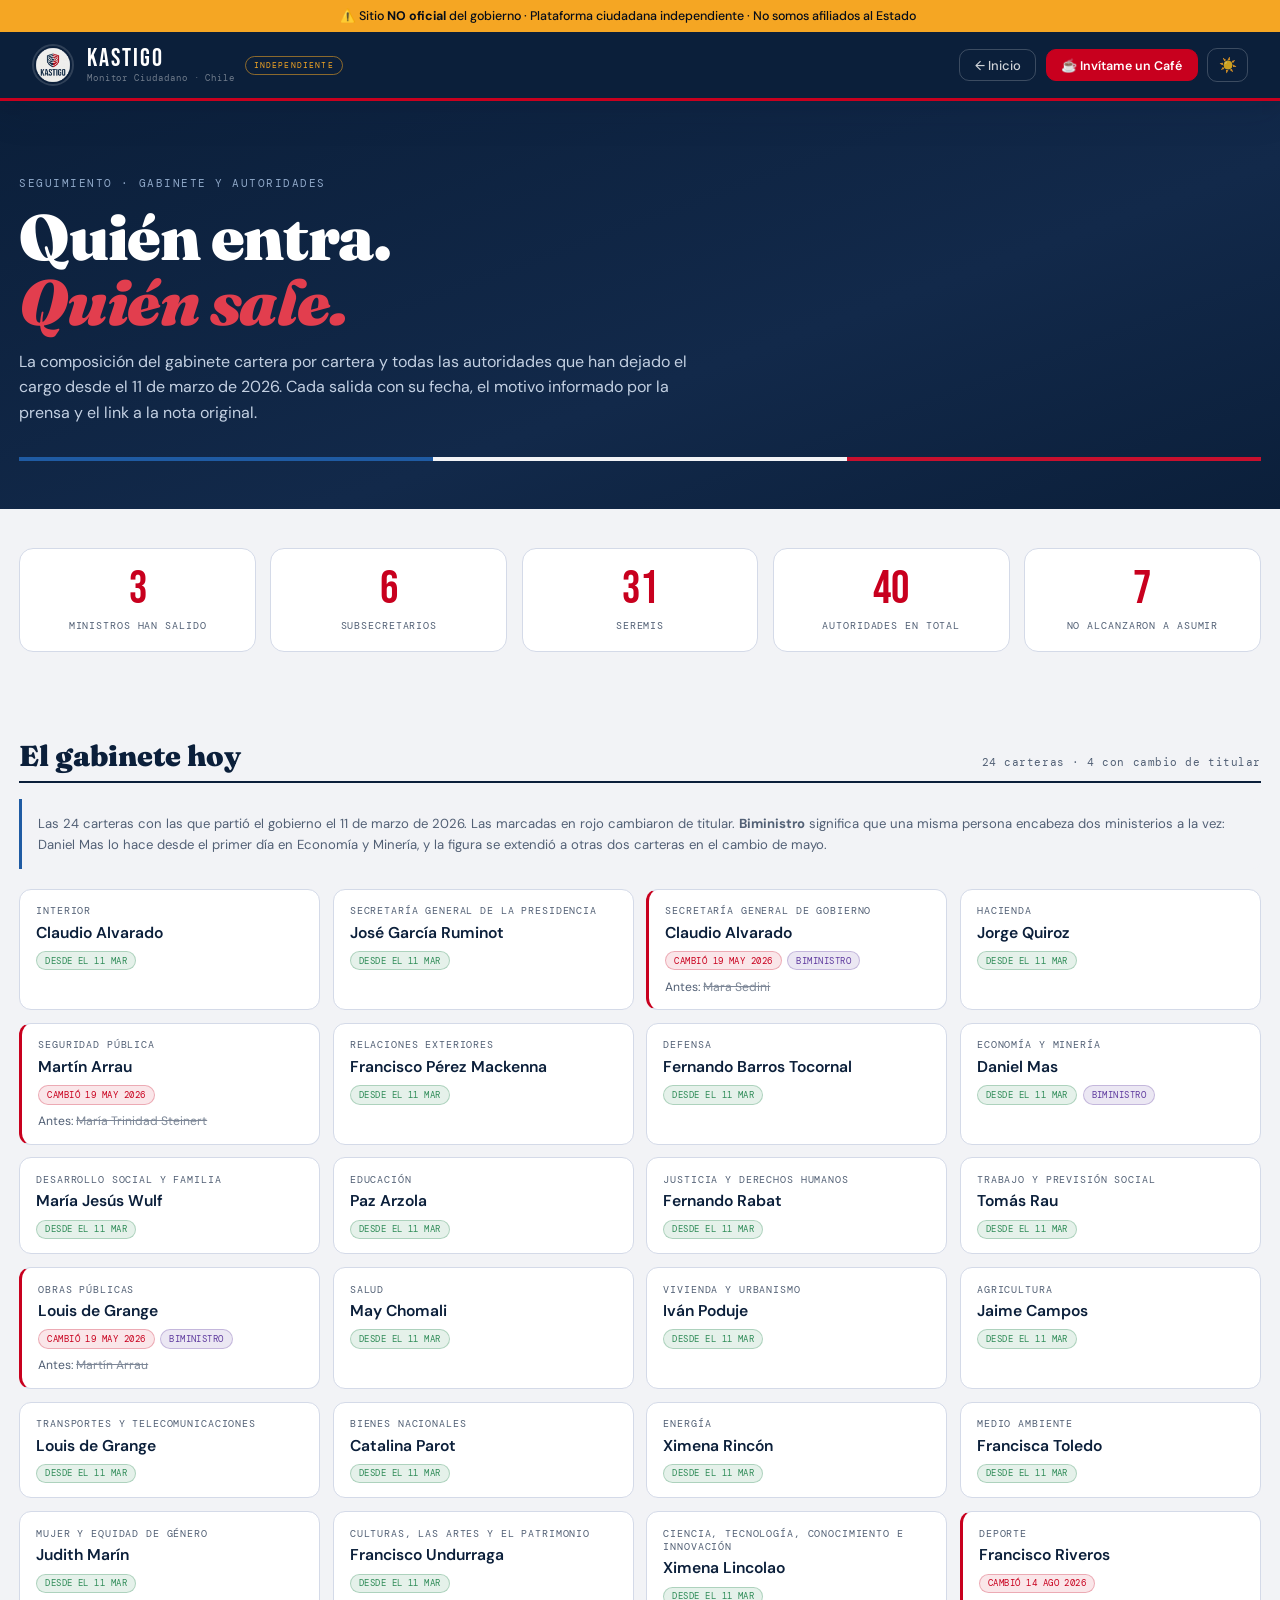
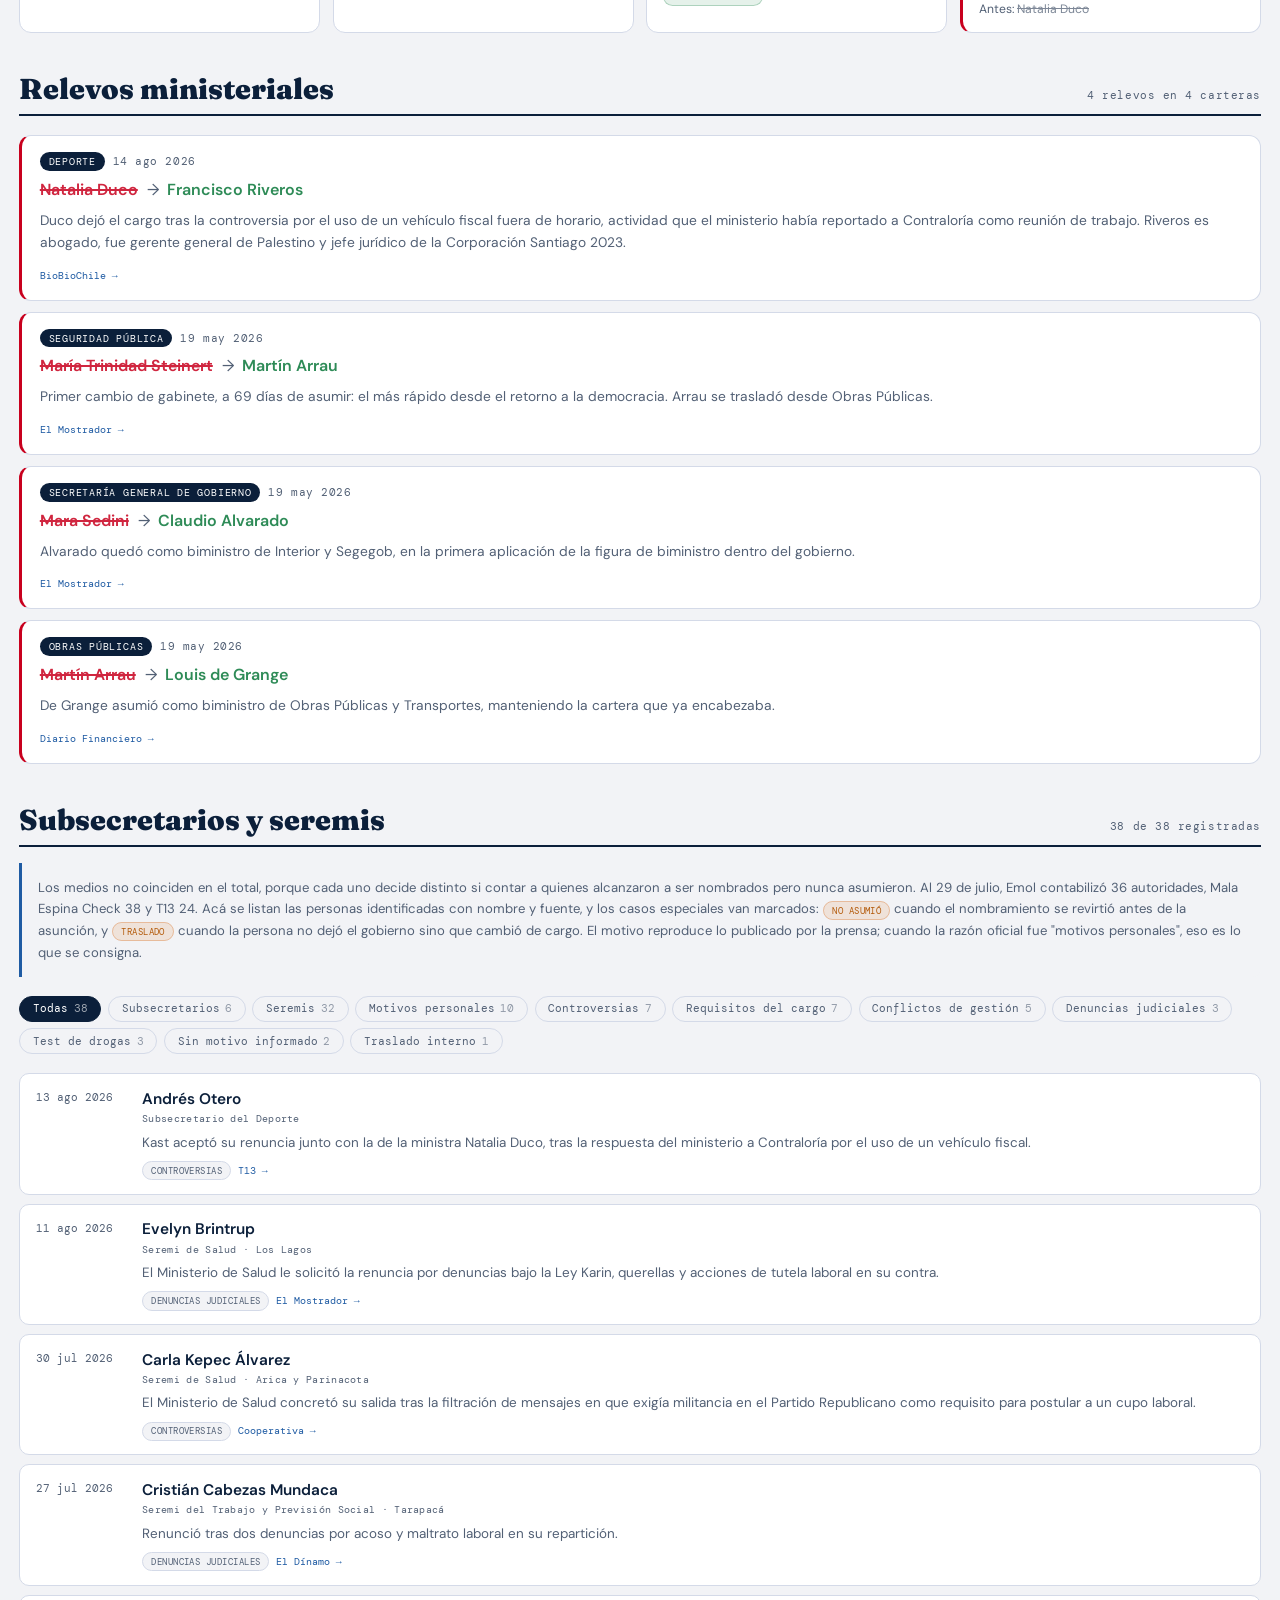
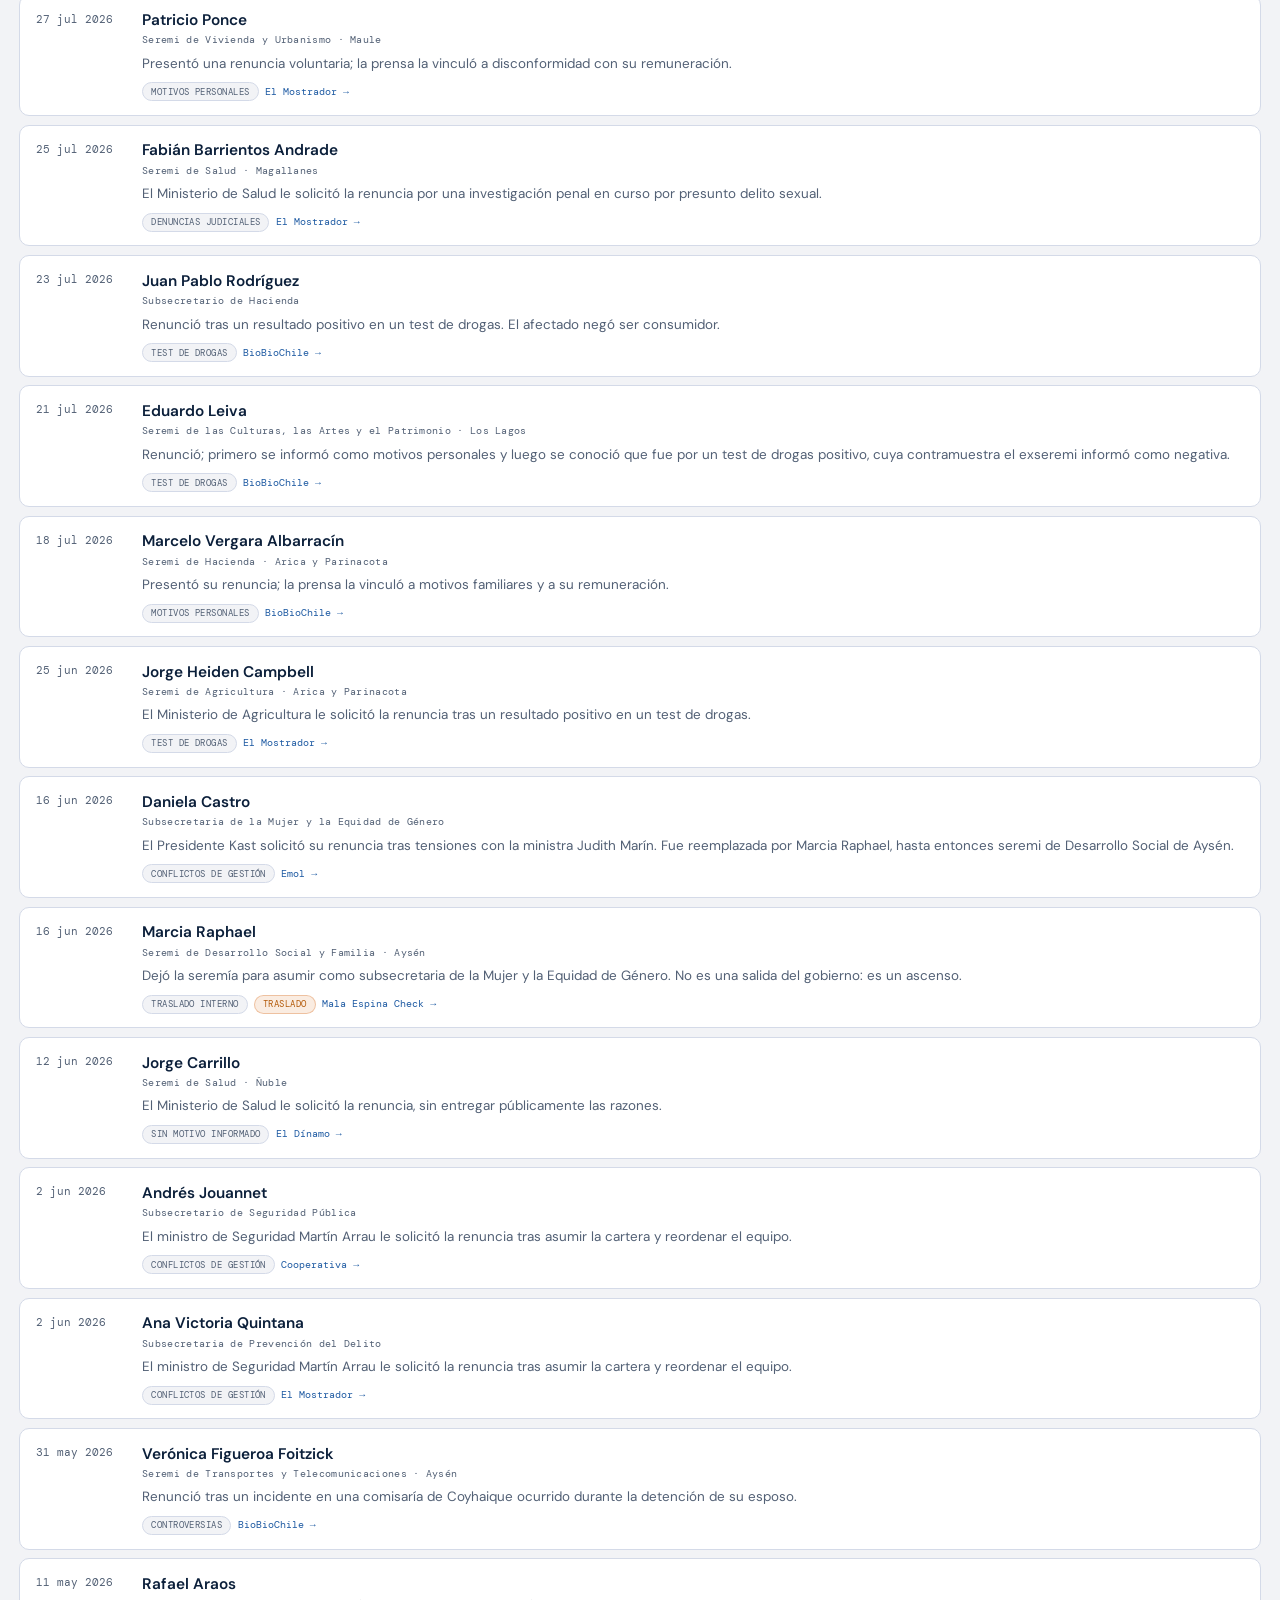
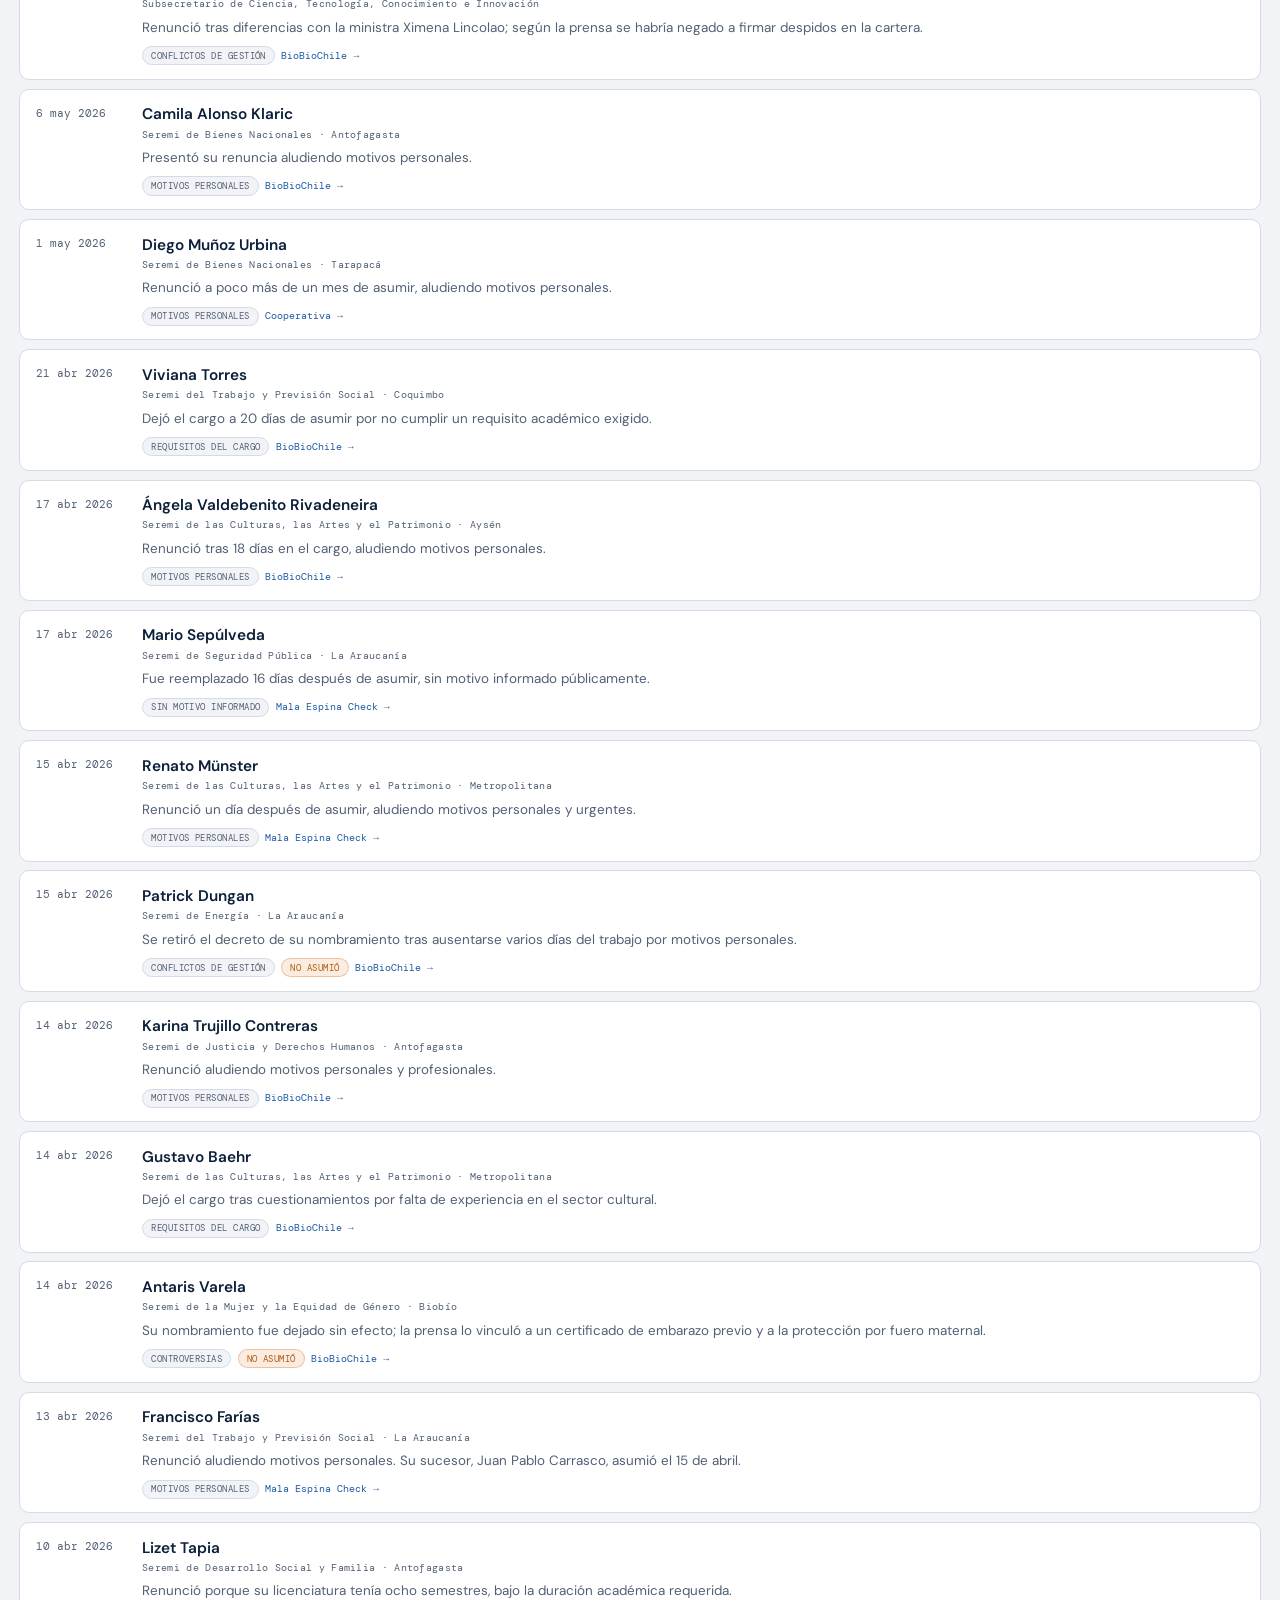
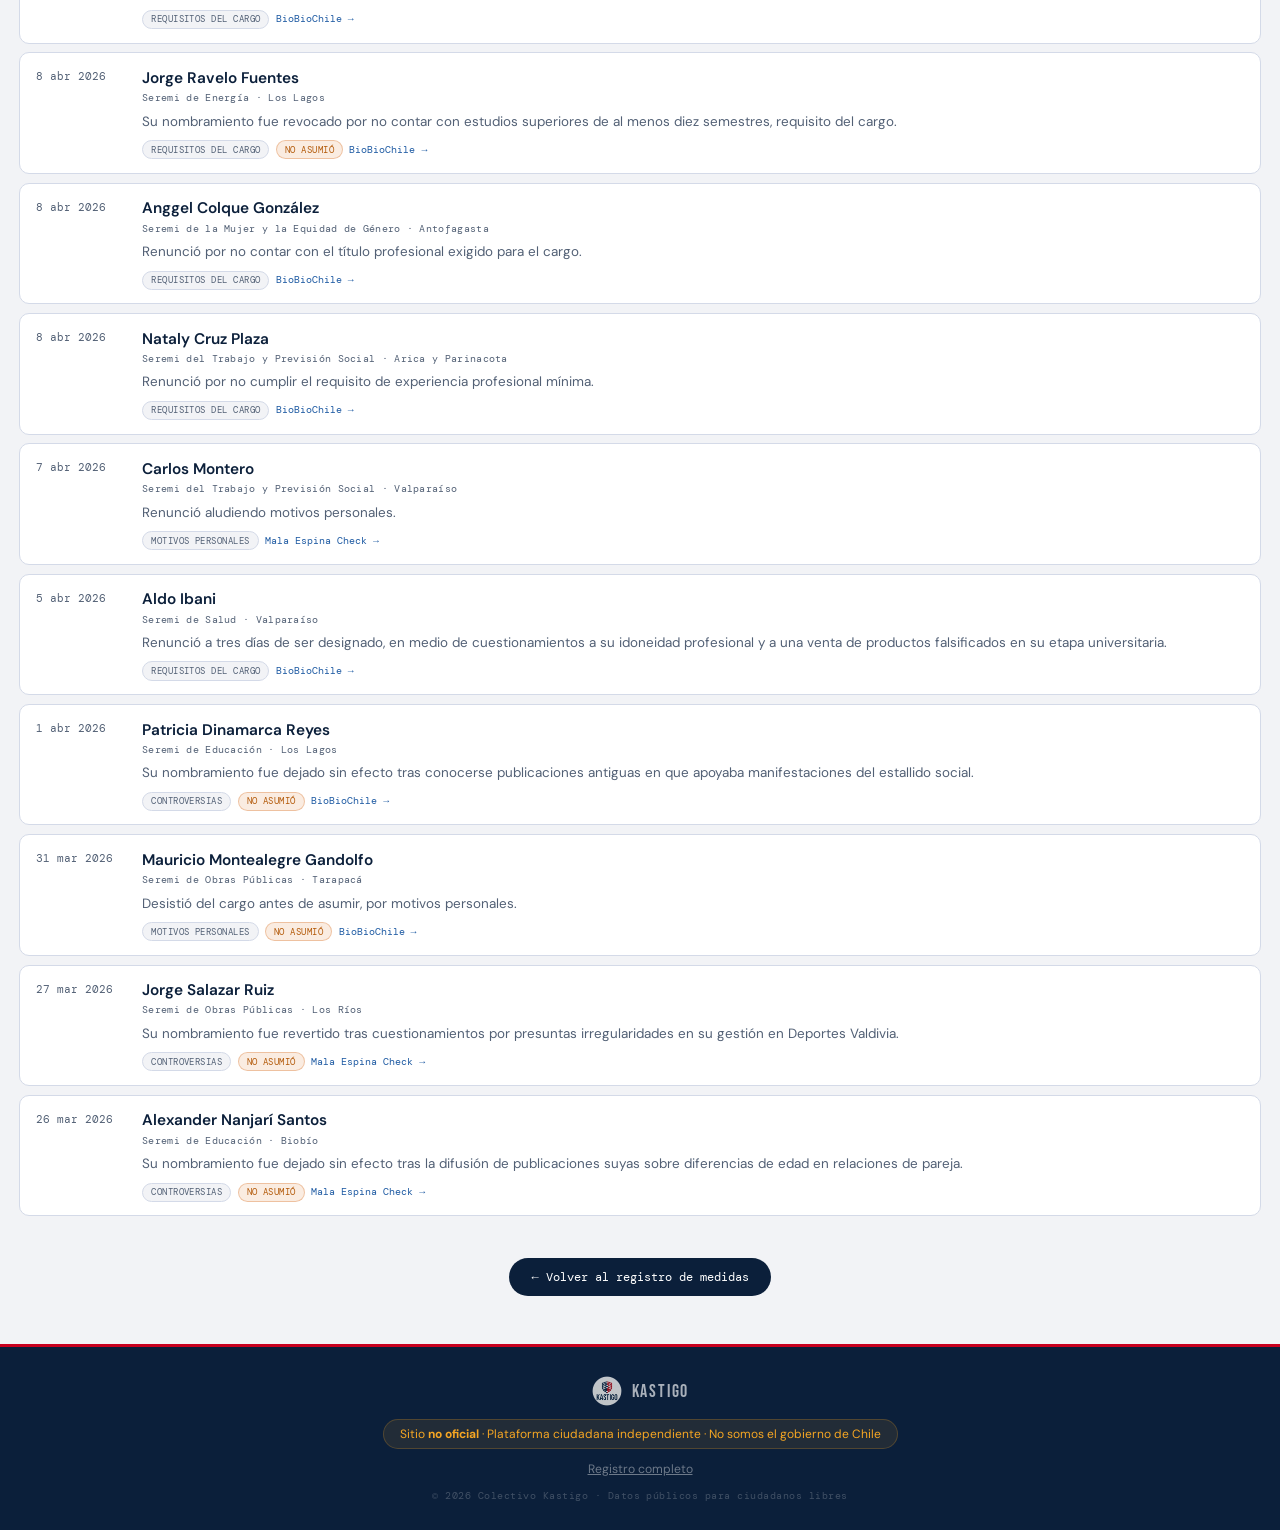
<file: gabinete.html>
<!DOCTYPE html>
<html lang="es-CL" data-theme="light">

<head>
  <meta charset="UTF-8" />
  <meta name="viewport" content="width=device-width, initial-scale=1.0" />
  <meta name="color-scheme" content="light dark" />

  <title>Kastigo · Quién entra y quién sale del gobierno de Chile 2026</title>
  <meta name="description"
    content="Registro de la composición del gabinete de Kast y de todas las autoridades que han dejado el cargo desde marzo de 2026: ministros, subsecretarios y seremis, con la fuente periodística de cada salida." />
  <meta name="robots" content="index, follow" />
  <meta name="author" content="Colectivo Kastigo" />
  <meta name="keywords"
    content="gabinete kast, ministros chile 2026, renuncias gobierno chile, seremis renuncia, cambio de gabinete chile" />
  <link rel="canonical" href="https://kastigo.cl/gabinete.html" />
  <link rel="icon" href="assets/img/logo.png" type="image/png" />
  <link rel="apple-touch-icon" href="assets/img/logo.png" />

  <!-- OPEN GRAPH -->
  <meta property="og:type" content="website" />
  <meta property="og:url" content="https://kastigo.cl/gabinete.html" />
  <meta property="og:title" content="Kastigo · Quién entra y quién sale del gobierno" />
  <meta property="og:description"
    content="El gabinete cartera por cartera y todas las autoridades que han dejado el cargo desde marzo de 2026, con fuente periodística." />
  <meta property="og:image" content="https://kastigo.cl/assets/img/og-image.jpg" />
  <meta property="og:image:width" content="1200" />
  <meta property="og:image:height" content="630" />
  <meta property="og:image:type" content="image/jpeg" />
  <meta property="og:locale" content="es_CL" />
  <meta property="og:site_name" content="Kastigo" />
  <meta name="twitter:card" content="summary_large_image" />
  <meta name="twitter:title" content="Kastigo · Quién entra y quién sale del gobierno" />
  <meta name="twitter:description"
    content="El gabinete cartera por cartera y todas las salidas de autoridades desde marzo de 2026." />
  <meta name="twitter:image" content="https://kastigo.cl/assets/img/og-image.jpg" />

  <meta name="theme-color" content="#0B1F3A" />

  <!-- Aplica el tema guardado antes de pintar (evita parpadeo) -->
  <script>
    (function () {
      try {
        var t = localStorage.getItem('kastigo-theme');
        if (t === 'dark' || t === 'light') document.documentElement.setAttribute('data-theme', t);
      } catch (e) { }
    })();
  </script>

  <link rel="stylesheet" href="css/styles.css?v=26" />
  <link rel="preconnect" href="https://fonts.googleapis.com" />
  <link
    href="https://fonts.googleapis.com/css2?family=Bebas+Neue&family=Fraunces:ital,opsz,wght@0,9..144,700;0,9..144,900;1,9..144,700&family=DM+Sans:wght@300;400;500;600&family=DM+Mono:wght@400;500&display=swap"
    rel="stylesheet" />

  <!-- Estilos propios de la sección Gabinete (variables heredadas de styles.css) -->
  <style>
    .gab-hero {
      position: relative;
      overflow: hidden;
      padding: clamp(2.4rem, 8vw, 4.4rem) 1.2rem clamp(2rem, 6vw, 3rem);
      background: linear-gradient(160deg, #0B1F3A 0%, #12294A 60%, #0B1F3A 100%);
      color: #fff;
    }

    .gab-hero-inner {
      max-width: 1320px;
      margin: 0 auto;
    }

    .gab-eyebrow {
      font-family: 'DM Mono', monospace;
      font-size: 0.68rem;
      letter-spacing: 0.14em;
      text-transform: uppercase;
      color: #8FA8C8;
      display: inline-flex;
      align-items: center;
      gap: 0.5rem;
    }

    .gab-title {
      font-family: 'Fraunces', serif;
      font-weight: 900;
      font-size: clamp(2rem, 7vw, 4rem);
      line-height: 1.02;
      margin: 0.7rem 0 0;
      letter-spacing: -0.02em;
    }

    .gab-title em {
      font-style: italic;
      color: #E23E4E;
    }

    .gab-subtitle {
      font-family: 'DM Sans', sans-serif;
      color: #C3D0E2;
      max-width: 62ch;
      margin-top: 0.9rem;
      line-height: 1.6;
      font-size: clamp(0.9rem, 2.4vw, 1rem);
    }

    .gab-hero-stripe {
      display: flex;
      height: 4px;
      margin-top: 2rem;
    }

    .gab-hero-stripe span {
      flex: 1;
    }

    .gab-hero-stripe span:nth-child(1) {
      background: #1F5BA3;
    }

    .gab-hero-stripe span:nth-child(2) {
      background: #F2F3F6;
    }

    .gab-hero-stripe span:nth-child(3) {
      background: #C8102E;
    }

    /* ---- Cifras ---- */
    /* body es flex (styles.css), así que sus hijos necesitan min-width:0
       para poder encogerse: sin eso el grid impone su ancho mínimo de
       contenido y la página desborda a lo ancho en móvil. */
    .gab-hero,
    .gab-stats,
    .gab-wrap {
      width: 100%;
      min-width: 0;
      box-sizing: border-box;
    }

    .gab-stats {
      max-width: 1320px;
      margin: 0 auto;
      padding: clamp(1.6rem, 4vw, 2.4rem) 1.2rem 0;
      display: grid;
      grid-template-columns: repeat(auto-fit, minmax(140px, 1fr));
      gap: 0.9rem;
    }

    .gab-stat {
      background: var(--bg-card);
      border: 1px solid var(--border-color);
      border-radius: 14px;
      padding: 1.1rem 1rem;
      text-align: center;
    }

    .gab-stat-num {
      display: block;
      font-family: 'Bebas Neue', sans-serif;
      font-size: clamp(2rem, 6vw, 2.9rem);
      line-height: 1;
      color: var(--rojo);
    }

    .gab-stat-label {
      display: block;
      font-family: 'DM Mono', monospace;
      font-size: 0.62rem;
      letter-spacing: 0.09em;
      text-transform: uppercase;
      color: var(--text-secondary);
      margin-top: 0.4rem;
      line-height: 1.4;
    }

    /* ---- Contenedor general ---- */
    .gab-wrap {
      max-width: 1320px;
      margin: 0 auto;
      padding: clamp(1.8rem, 5vw, 3rem) 1.2rem 3rem;
    }

    .gab-section-head {
      display: flex;
      align-items: baseline;
      justify-content: space-between;
      flex-wrap: wrap;
      gap: 0.6rem;
      margin: 2.4rem 0 0.4rem;
      border-bottom: 2px solid var(--azul);
      padding-bottom: 0.5rem;
    }

    .gab-section-title {
      font-family: 'Fraunces', serif;
      font-weight: 900;
      font-size: clamp(1.25rem, 4vw, 1.8rem);
      color: var(--text-primary);
      margin: 0;
    }

    .gab-section-sub {
      font-family: 'DM Mono', monospace;
      font-size: 0.68rem;
      color: var(--text-secondary);
      letter-spacing: 0.05em;
    }

    .gab-nota {
      font-family: 'DM Sans', sans-serif;
      font-size: 0.82rem;
      color: var(--text-secondary);
      line-height: 1.65;
      background: var(--bg-input);
      border-left: 3px solid var(--azul-claro);
      border-radius: 0 8px 8px 0;
      padding: 0.85rem 1rem;
      margin: 1rem 0 0;
    }

    /* ---- Grilla de carteras ---- */
    .gab-grid {
      display: grid;
      grid-template-columns: repeat(auto-fill, minmax(min(265px, 100%), 1fr));
      gap: 0.8rem;
      margin-top: 1.2rem;
    }

    .gab-cartera {
      background: var(--bg-card);
      border: 1px solid var(--border-color);
      border-radius: 12px;
      padding: 0.9rem 1rem;
      display: flex;
      flex-direction: column;
      gap: 0.35rem;
    }

    .gab-cartera.cambio {
      border-left: 3px solid var(--rojo);
    }

    .gab-cartera-nombre {
      font-family: 'DM Mono', monospace;
      font-size: 0.6rem;
      letter-spacing: 0.09em;
      text-transform: uppercase;
      color: var(--text-secondary);
    }

    .gab-titular {
      font-family: 'DM Sans', sans-serif;
      font-weight: 600;
      font-size: 0.98rem;
      color: var(--text-primary);
      line-height: 1.3;
    }

    .gab-cartera-meta {
      display: flex;
      flex-wrap: wrap;
      gap: 0.35rem;
      margin-top: 0.15rem;
    }

    .gab-pill {
      font-family: 'DM Mono', monospace;
      font-size: 0.58rem;
      letter-spacing: 0.05em;
      text-transform: uppercase;
      padding: 0.16rem 0.5rem;
      border-radius: 20px;
      background: var(--bg-input);
      color: var(--text-secondary);
      border: 1px solid var(--border-color);
    }

    .gab-pill-original {
      background: rgba(46, 139, 87, 0.12);
      color: #2E8B57;
      border-color: rgba(46, 139, 87, 0.3);
    }

    .gab-pill-cambio {
      background: rgba(200, 16, 46, 0.1);
      color: var(--rojo);
      border-color: rgba(200, 16, 46, 0.28);
    }

    .gab-pill-bi {
      background: rgba(94, 58, 158, 0.12);
      color: #5E3A9E;
      border-color: rgba(94, 58, 158, 0.28);
    }

    [data-theme="dark"] .gab-pill-original {
      background: rgba(46, 139, 87, 0.2);
      color: #63C48C;
    }

    [data-theme="dark"] .gab-pill-bi {
      background: rgba(94, 58, 158, 0.25);
      color: #A07ED4;
    }

    .gab-anterior {
      font-family: 'DM Sans', sans-serif;
      font-size: 0.76rem;
      color: var(--text-secondary);
      margin-top: 0.2rem;
    }

    .gab-anterior s {
      opacity: 0.75;
    }

    /* ---- Relevos ministeriales ---- */
    .gab-relevos {
      display: flex;
      flex-direction: column;
      gap: 0.7rem;
      margin-top: 1.2rem;
      list-style: none;
      padding: 0;
    }

    .gab-relevo {
      background: var(--bg-card);
      border: 1px solid var(--border-color);
      border-left: 3px solid var(--rojo);
      border-radius: 12px;
      padding: 1rem 1.1rem;
    }

    .gab-relevo-top {
      display: flex;
      flex-wrap: wrap;
      align-items: center;
      gap: 0.5rem;
      margin-bottom: 0.5rem;
    }

    .gab-relevo-fecha {
      font-family: 'DM Mono', monospace;
      font-size: 0.66rem;
      color: var(--text-secondary);
      letter-spacing: 0.05em;
    }

    .gab-relevo-cartera {
      font-family: 'DM Mono', monospace;
      font-size: 0.6rem;
      letter-spacing: 0.08em;
      text-transform: uppercase;
      padding: 0.18rem 0.55rem;
      border-radius: 20px;
      background: var(--azul);
      color: #fff;
    }

    .gab-flujo {
      display: flex;
      align-items: center;
      flex-wrap: wrap;
      gap: 0.55rem;
      font-family: 'DM Sans', sans-serif;
      font-size: 1rem;
      font-weight: 600;
      color: var(--text-primary);
    }

    .gab-sale {
      color: var(--rojo);
      text-decoration: line-through;
      text-decoration-thickness: 1.5px;
      opacity: 0.85;
    }

    .gab-flecha {
      color: var(--text-secondary);
      font-weight: 400;
    }

    .gab-entra {
      color: #2E8B57;
    }

    [data-theme="dark"] .gab-entra {
      color: #63C48C;
    }

    .gab-relevo-motivo {
      font-family: 'DM Sans', sans-serif;
      font-size: 0.86rem;
      color: var(--text-secondary);
      line-height: 1.6;
      margin: 0.55rem 0 0.6rem;
    }

    /* ---- Filtros ---- */
    .gab-filtros {
      display: flex;
      flex-wrap: wrap;
      gap: 0.4rem;
      margin-top: 1.2rem;
    }

    .gab-filtro {
      font-family: 'DM Mono', monospace;
      font-size: 0.66rem;
      padding: 0.34rem 0.8rem;
      border-radius: 20px;
      border: 1.5px solid var(--border-color);
      background: var(--bg-input);
      color: var(--text-secondary);
      cursor: pointer;
      transition: var(--trans);
    }

    .gab-filtro:hover {
      border-color: var(--azul-claro);
      color: var(--azul-claro);
    }

    .gab-filtro.active {
      background: var(--azul);
      color: #fff;
      border-color: var(--azul);
    }

    .gab-filtro-count {
      margin-left: 0.35rem;
      opacity: 0.6;
    }

    /* ---- Tabla de salidas ---- */
    .gab-salidas {
      list-style: none;
      padding: 0;
      margin: 1.2rem 0 0;
      display: flex;
      flex-direction: column;
      gap: 0.55rem;
    }

    .gab-salida {
      background: var(--bg-card);
      border: 1px solid var(--border-color);
      border-radius: 10px;
      padding: 0.85rem 1rem;
      display: grid;
      grid-template-columns: 90px 1fr;
      gap: 0.2rem 1rem;
      align-items: start;
    }

    .gab-salida-fecha {
      font-family: 'DM Mono', monospace;
      font-size: 0.68rem;
      color: var(--text-secondary);
      padding-top: 0.15rem;
      white-space: nowrap;
    }

    .gab-salida-nombre {
      font-family: 'DM Sans', sans-serif;
      font-weight: 600;
      font-size: 0.96rem;
      color: var(--text-primary);
      line-height: 1.3;
    }

    .gab-salida-cargo {
      font-family: 'DM Mono', monospace;
      font-size: 0.63rem;
      color: var(--text-secondary);
      letter-spacing: 0.03em;
      margin-top: 0.15rem;
    }

    .gab-salida-motivo {
      font-family: 'DM Sans', sans-serif;
      font-size: 0.84rem;
      color: var(--text-secondary);
      line-height: 1.6;
      margin-top: 0.4rem;
    }

    .gab-salida-meta {
      display: flex;
      flex-wrap: wrap;
      align-items: center;
      gap: 0.4rem;
      margin-top: 0.5rem;
    }

    .gab-fuente {
      font-family: 'DM Mono', monospace;
      font-size: 0.62rem;
      color: var(--azul-claro);
      text-decoration: none;
      border-bottom: 1px solid transparent;
    }

    .gab-fuente:hover {
      border-bottom-color: var(--azul-claro);
    }

    .gab-cat {
      font-family: 'DM Mono', monospace;
      font-size: 0.58rem;
      letter-spacing: 0.05em;
      text-transform: uppercase;
      padding: 0.16rem 0.5rem;
      border-radius: 20px;
      background: var(--bg-input);
      color: var(--text-secondary);
      border: 1px solid var(--border-color);
    }

    .gab-aviso {
      font-family: 'DM Mono', monospace;
      font-size: 0.58rem;
      letter-spacing: 0.05em;
      text-transform: uppercase;
      padding: 0.16rem 0.5rem;
      border-radius: 20px;
      background: rgba(212, 98, 10, 0.12);
      color: #B35A0A;
      border: 1px solid rgba(212, 98, 10, 0.3);
    }

    [data-theme="dark"] .gab-aviso {
      background: rgba(212, 98, 10, 0.22);
      color: #E8913A;
    }

    .gab-vacio {
      font-family: 'DM Sans', sans-serif;
      color: var(--text-secondary);
      text-align: center;
      padding: 2rem 1rem;
    }

    .gab-back {
      text-align: center;
      margin-top: 2.6rem;
    }

    .gab-back a {
      font-family: 'DM Mono', monospace;
      font-size: 0.75rem;
      text-decoration: none;
      padding: 0.7rem 1.4rem;
      border-radius: 24px;
      background: var(--azul);
      color: #fff;
      display: inline-block;
    }

    @media (max-width: 560px) {
      .gab-salida {
        grid-template-columns: 1fr;
        gap: 0.1rem;
      }

      .gab-salida-fecha {
        padding-top: 0;
      }
    }
  </style>
</head>

<body>

  <!-- AVISO NO OFICIAL -->
  <div class="disclaimer-bar" role="alert">
    <span>⚠️ Sitio <strong>NO oficial</strong> del gobierno · Plataforma ciudadana independiente · No somos afiliados al
      Estado</span>
  </div>

  <!-- HEADER -->
  <header class="site-header" role="banner">
    <div class="header-inner">
      <div class="header-brand">
        <a href="index.html" class="brand-link" aria-label="Kastigo inicio">
          <img src="assets/img/logo.png" alt="Kastigo" class="brand-logo" width="44" height="44" />
          <div class="brand-text">
            <span class="brand-name">KASTIGO</span>
            <span class="brand-tagline">Monitor Ciudadano · Chile</span>
          </div>
        </a>
        <span class="independent-badge">INDEPENDIENTE</span>
      </div>
      <nav class="header-nav" aria-label="Navegación principal">
        <a href="index.html" class="nav-btn" aria-label="Ir al inicio">← Inicio</a>
        <a href="https://ko-fi.com/kastigo" target="_blank" rel="noopener noreferrer" class="nav-btn nav-btn-cafe"
          aria-label="Invitar un café">
          ☕ <span class="install-label">Invítame un Café</span>
        </a>
        <button class="nav-btn btn-theme-toggle" id="btn-theme-toggle" aria-label="Cambiar tema">
          <span class="theme-icon-sun" aria-hidden="true">☀️</span>
          <span class="theme-icon-moon" aria-hidden="true">🌙</span>
        </button>
      </nav>
    </div>
  </header>

  <!-- HERO -->
  <section class="gab-hero" aria-labelledby="gab-h1">
    <div class="gab-hero-inner">
      <span class="gab-eyebrow">Seguimiento · Gabinete y autoridades</span>
      <h1 class="gab-title" id="gab-h1">Quién entra.<br /><em>Quién sale.</em></h1>
      <p class="gab-subtitle">
        La composición del gabinete cartera por cartera y todas las autoridades que han dejado el cargo
        desde el 11 de marzo de 2026. Cada salida con su fecha, el motivo informado por la prensa
        y el link a la nota original.
      </p>
    </div>
    <div class="gab-hero-stripe" aria-hidden="true"><span></span><span></span><span></span></div>
  </section>

  <!-- CIFRAS -->
  <div class="gab-stats" role="list" aria-label="Resumen de salidas">
    <div class="gab-stat" role="listitem">
      <span class="gab-stat-num" id="stat-ministros">—</span>
      <span class="gab-stat-label">ministros han salido</span>
    </div>
    <div class="gab-stat" role="listitem">
      <span class="gab-stat-num" id="stat-subs">—</span>
      <span class="gab-stat-label">subsecretarios</span>
    </div>
    <div class="gab-stat" role="listitem">
      <span class="gab-stat-num" id="stat-seremis">—</span>
      <span class="gab-stat-label">seremis</span>
    </div>
    <div class="gab-stat" role="listitem">
      <span class="gab-stat-num" id="stat-total">—</span>
      <span class="gab-stat-label">autoridades en total</span>
    </div>
    <div class="gab-stat" role="listitem">
      <span class="gab-stat-num" id="stat-noasumio">—</span>
      <span class="gab-stat-label">no alcanzaron a asumir</span>
    </div>
  </div>

  <main class="gab-wrap" id="main-content">

    <!-- EL GABINETE -->
    <div class="gab-section-head">
      <h2 class="gab-section-title">El gabinete hoy</h2>
      <span class="gab-section-sub" id="sub-carteras"></span>
    </div>
    <p class="gab-nota">
      Las 24 carteras con las que partió el gobierno el 11 de marzo de 2026. Las marcadas en rojo
      cambiaron de titular. <strong>Biministro</strong> significa que una misma persona encabeza
      dos ministerios a la vez: Daniel Mas lo hace desde el primer día en Economía y Minería, y
      la figura se extendió a otras dos carteras en el cambio de mayo.
    </p>
    <div class="gab-grid" id="gab-grid"></div>

    <!-- RELEVOS -->
    <div class="gab-section-head">
      <h2 class="gab-section-title">Relevos ministeriales</h2>
      <span class="gab-section-sub" id="sub-relevos"></span>
    </div>
    <ol class="gab-relevos" id="gab-relevos"></ol>

    <!-- SALIDAS -->
    <div class="gab-section-head">
      <h2 class="gab-section-title">Subsecretarios y seremis</h2>
      <span class="gab-section-sub" id="sub-salidas"></span>
    </div>
    <p class="gab-nota">
      Los medios no coinciden en el total, porque cada uno decide distinto si contar a quienes
      alcanzaron a ser nombrados pero nunca asumieron. Al 29 de julio, Emol contabilizó 36 autoridades,
      Mala Espina Check 38 y T13 24. Acá se listan las personas identificadas con nombre y fuente,
      y los casos especiales van marcados: <span class="gab-aviso">no asumió</span> cuando el
      nombramiento se revirtió antes de la asunción, y <span class="gab-aviso">traslado</span> cuando
      la persona no dejó el gobierno sino que cambió de cargo. El motivo reproduce lo publicado por la
      prensa; cuando la razón oficial fue "motivos personales", eso es lo que se consigna.
    </p>
    <div class="gab-filtros" id="gab-filtros" role="group" aria-label="Filtrar salidas"></div>
    <ol class="gab-salidas" id="gab-salidas"></ol>
    <p class="gab-vacio hidden" id="gab-vacio" role="status" aria-live="polite">
      No hay salidas con ese criterio.
    </p>

    <div class="gab-back">
      <a href="index.html">← Volver al registro de medidas</a>
    </div>

  </main>

  <!-- FOOTER -->
  <footer class="site-footer" role="contentinfo">
    <div class="footer-inner">
      <div class="footer-brand">
        <img src="assets/img/logo.png" alt="Kastigo" class="footer-logo" width="34" height="34" loading="lazy" />
        <span class="footer-name">KASTIGO</span>
      </div>
      <p class="footer-disclaimer">Sitio <strong>no oficial</strong> · Plataforma ciudadana independiente · No somos el
        gobierno de Chile</p>
      <nav class="footer-nav" aria-label="Pie de página">
        <a class="footer-link" href="index.html">Registro completo</a>
      </nav>
      <p class="footer-copy">© 2026 Colectivo Kastigo · Datos públicos para ciudadanos libres</p>
    </div>
  </footer>

  <script src="js/gabinete.js?v=26"></script>
  <script>
    (function () {
      'use strict';

      /* ---- Tema (mismo comportamiento que el resto del sitio) ---- */
      var STORAGE_KEY = 'kastigo-theme';
      var themeBtn = document.getElementById('btn-theme-toggle');
      if (themeBtn) {
        themeBtn.addEventListener('click', function () {
          var actual = document.documentElement.getAttribute('data-theme') === 'dark' ? 'dark' : 'light';
          var next = actual === 'dark' ? 'light' : 'dark';
          document.documentElement.setAttribute('data-theme', next);
          try { localStorage.setItem(STORAGE_KEY, next); } catch (e) { }
        });
      }

      /* ---- Utilidades ---- */
      function fmtFecha(iso) {
        var p = iso.split('-').map(Number);
        return new Date(p[0], p[1] - 1, p[2]).toLocaleDateString('es-CL', {
          day: 'numeric', month: 'short', year: 'numeric'
        });
      }

      // Siempre textContent para los datos: nada de innerHTML con contenido variable.
      function el(tag, cls, texto) {
        var n = document.createElement(tag);
        if (cls) n.className = cls;
        if (texto !== undefined && texto !== null) n.textContent = texto;
        return n;
      }

      /* ---- Datos derivados ---- */
      // Última persona que ocupó cada cartera, según los relevos registrados.
      var relevoPorCartera = {};
      cambiosGabinete.forEach(function (c) {
        var prev = relevoPorCartera[c.cartera];
        if (!prev || c.fecha >= prev.fecha) relevoPorCartera[c.cartera] = c;
      });

      var ministrosSalidos = {};
      cambiosGabinete.forEach(function (c) {
        // Arrau sale de Obras Públicas pero sigue en el gabinete: no cuenta como salida.
        var sigueEnGabinete = cambiosGabinete.some(function (o) { return o.entra === c.sale; });
        if (!sigueEnGabinete) ministrosSalidos[c.sale] = true;
      });
      var totalMinistros = Object.keys(ministrosSalidos).length;

      var seremisReales = salidasSeremis.filter(function (s) { return !s.traslado; });
      var noAsumieron = salidasSeremis.filter(function (s) { return s.asumio === false; }).length;
      var totalAutoridades = totalMinistros + salidasSubsecretarios.length + seremisReales.length;

      /* ---- Cifras ---- */
      function set(id, v) { var n = document.getElementById(id); if (n) n.textContent = v; }
      set('stat-ministros', totalMinistros);
      set('stat-subs', salidasSubsecretarios.length);
      set('stat-seremis', seremisReales.length);
      set('stat-total', totalAutoridades);
      set('stat-noasumio', noAsumieron);

      /* ---- Grilla de carteras ---- */
      var grid = document.getElementById('gab-grid');
      var conCambio = 0;

      gabineteInicial.forEach(function (c) {
        var relevo = relevoPorCartera[c.cartera];
        var card = el('div', 'gab-cartera' + (relevo ? ' cambio' : ''));
        card.appendChild(el('span', 'gab-cartera-nombre', c.cartera));
        card.appendChild(el('span', 'gab-titular', relevo ? relevo.entra : c.titular));

        var meta = el('div', 'gab-cartera-meta');
        if (relevo) {
          conCambio++;
          meta.appendChild(el('span', 'gab-pill gab-pill-cambio', 'cambió ' + fmtFecha(relevo.fecha)));
        } else {
          meta.appendChild(el('span', 'gab-pill gab-pill-original', 'desde el 11 mar'));
        }
        if (c.biministerio || (relevo && relevo.biministerio)) {
          meta.appendChild(el('span', 'gab-pill gab-pill-bi', 'biministro'));
        }
        card.appendChild(meta);

        if (relevo) {
          var ant = el('p', 'gab-anterior');
          ant.appendChild(document.createTextNode('Antes: '));
          var s = document.createElement('s');
          s.textContent = relevo.sale;
          ant.appendChild(s);
          card.appendChild(ant);
        }
        grid.appendChild(card);
      });

      set('sub-carteras', gabineteInicial.length + ' carteras · ' + conCambio + ' con cambio de titular');

      /* ---- Relevos ---- */
      var relevos = document.getElementById('gab-relevos');
      var ordenados = cambiosGabinete.slice().sort(function (a, b) {
        return b.fecha < a.fecha ? -1 : b.fecha > a.fecha ? 1 : 0;
      });

      ordenados.forEach(function (c) {
        var li = el('li', 'gab-relevo');

        var top = el('div', 'gab-relevo-top');
        top.appendChild(el('span', 'gab-relevo-cartera', c.cartera));
        top.appendChild(el('time', 'gab-relevo-fecha', fmtFecha(c.fecha)));
        li.appendChild(top);

        var flujo = el('div', 'gab-flujo');
        flujo.appendChild(el('span', 'gab-sale', c.sale));
        flujo.appendChild(el('span', 'gab-flecha', '→'));
        flujo.appendChild(el('span', 'gab-entra', c.entra));
        li.appendChild(flujo);

        li.appendChild(el('p', 'gab-relevo-motivo', c.motivo));

        var a = el('a', 'gab-fuente', c.fuente.medio + ' →');
        a.href = c.fuente.url;
        a.target = '_blank';
        a.rel = 'noopener noreferrer';
        li.appendChild(a);

        relevos.appendChild(li);
      });

      set('sub-relevos', cambiosGabinete.length + ' relevos en ' + Object.keys(relevoPorCartera).length + ' carteras');

      /* ---- Salidas de subsecretarios y seremis ---- */
      var todas = []
        .concat(salidasSubsecretarios.map(function (s) { var o = Object.assign({}, s); o.nivel = 'Subsecretarios'; return o; }))
        .concat(salidasSeremis.map(function (s) { var o = Object.assign({}, s); o.nivel = 'Seremis'; return o; }))
        .sort(function (a, b) { return a.fecha < b.fecha ? 1 : a.fecha > b.fecha ? -1 : 0; });

      var filtroActivo = 'Todas';
      var lista = document.getElementById('gab-salidas');
      var vacio = document.getElementById('gab-vacio');

      function pinta() {
        lista.innerHTML = '';
        var visibles = todas.filter(function (s) {
          return filtroActivo === 'Todas' || s.nivel === filtroActivo || s.categoria === filtroActivo;
        });

        vacio.classList.toggle('hidden', visibles.length > 0);
        set('sub-salidas', visibles.length + ' de ' + todas.length + ' registradas');

        visibles.forEach(function (s) {
          var li = el('li', 'gab-salida');
          li.appendChild(el('time', 'gab-salida-fecha', fmtFecha(s.fecha)));

          var cuerpo = el('div');
          cuerpo.appendChild(el('span', 'gab-salida-nombre', s.nombre));

          var cargo = s.cargo + (s.region ? ' · ' + s.region : '');
          cuerpo.appendChild(el('div', 'gab-salida-cargo', cargo));
          cuerpo.appendChild(el('p', 'gab-salida-motivo', s.motivo));

          var meta = el('div', 'gab-salida-meta');
          meta.appendChild(el('span', 'gab-cat', s.categoria));
          if (s.asumio === false) meta.appendChild(el('span', 'gab-aviso', 'no asumió'));
          if (s.traslado) meta.appendChild(el('span', 'gab-aviso', 'traslado'));

          var a = el('a', 'gab-fuente', s.fuente.medio + ' →');
          a.href = s.fuente.url;
          a.target = '_blank';
          a.rel = 'noopener noreferrer';
          meta.appendChild(a);

          cuerpo.appendChild(meta);
          li.appendChild(cuerpo);
          lista.appendChild(li);
        });
      }

      // Filtros: primero por nivel, después por motivo (ordenados por frecuencia).
      var cont = document.getElementById('gab-filtros');
      var porCat = {};
      todas.forEach(function (s) { porCat[s.categoria] = (porCat[s.categoria] || 0) + 1; });

      var opciones = [
        { label: 'Todas', n: todas.length },
        { label: 'Subsecretarios', n: salidasSubsecretarios.length },
        { label: 'Seremis', n: salidasSeremis.length }
      ].concat(Object.keys(porCat)
        .sort(function (a, b) { return porCat[b] - porCat[a]; })
        .map(function (k) { return { label: k, n: porCat[k] }; }));

      opciones.forEach(function (op) {
        var b = el('button', 'gab-filtro' + (op.label === 'Todas' ? ' active' : ''));
        b.type = 'button';
        b.setAttribute('aria-pressed', op.label === 'Todas' ? 'true' : 'false');
        b.appendChild(document.createTextNode(op.label));
        b.appendChild(el('span', 'gab-filtro-count', op.n));
        b.addEventListener('click', function () {
          filtroActivo = op.label;
          cont.querySelectorAll('.gab-filtro').forEach(function (o) {
            var on = o === b;
            o.classList.toggle('active', on);
            o.setAttribute('aria-pressed', String(on));
          });
          pinta();
        });
        cont.appendChild(b);
      });

      pinta();
    })();
  </script>
</body>

</html>
</file>
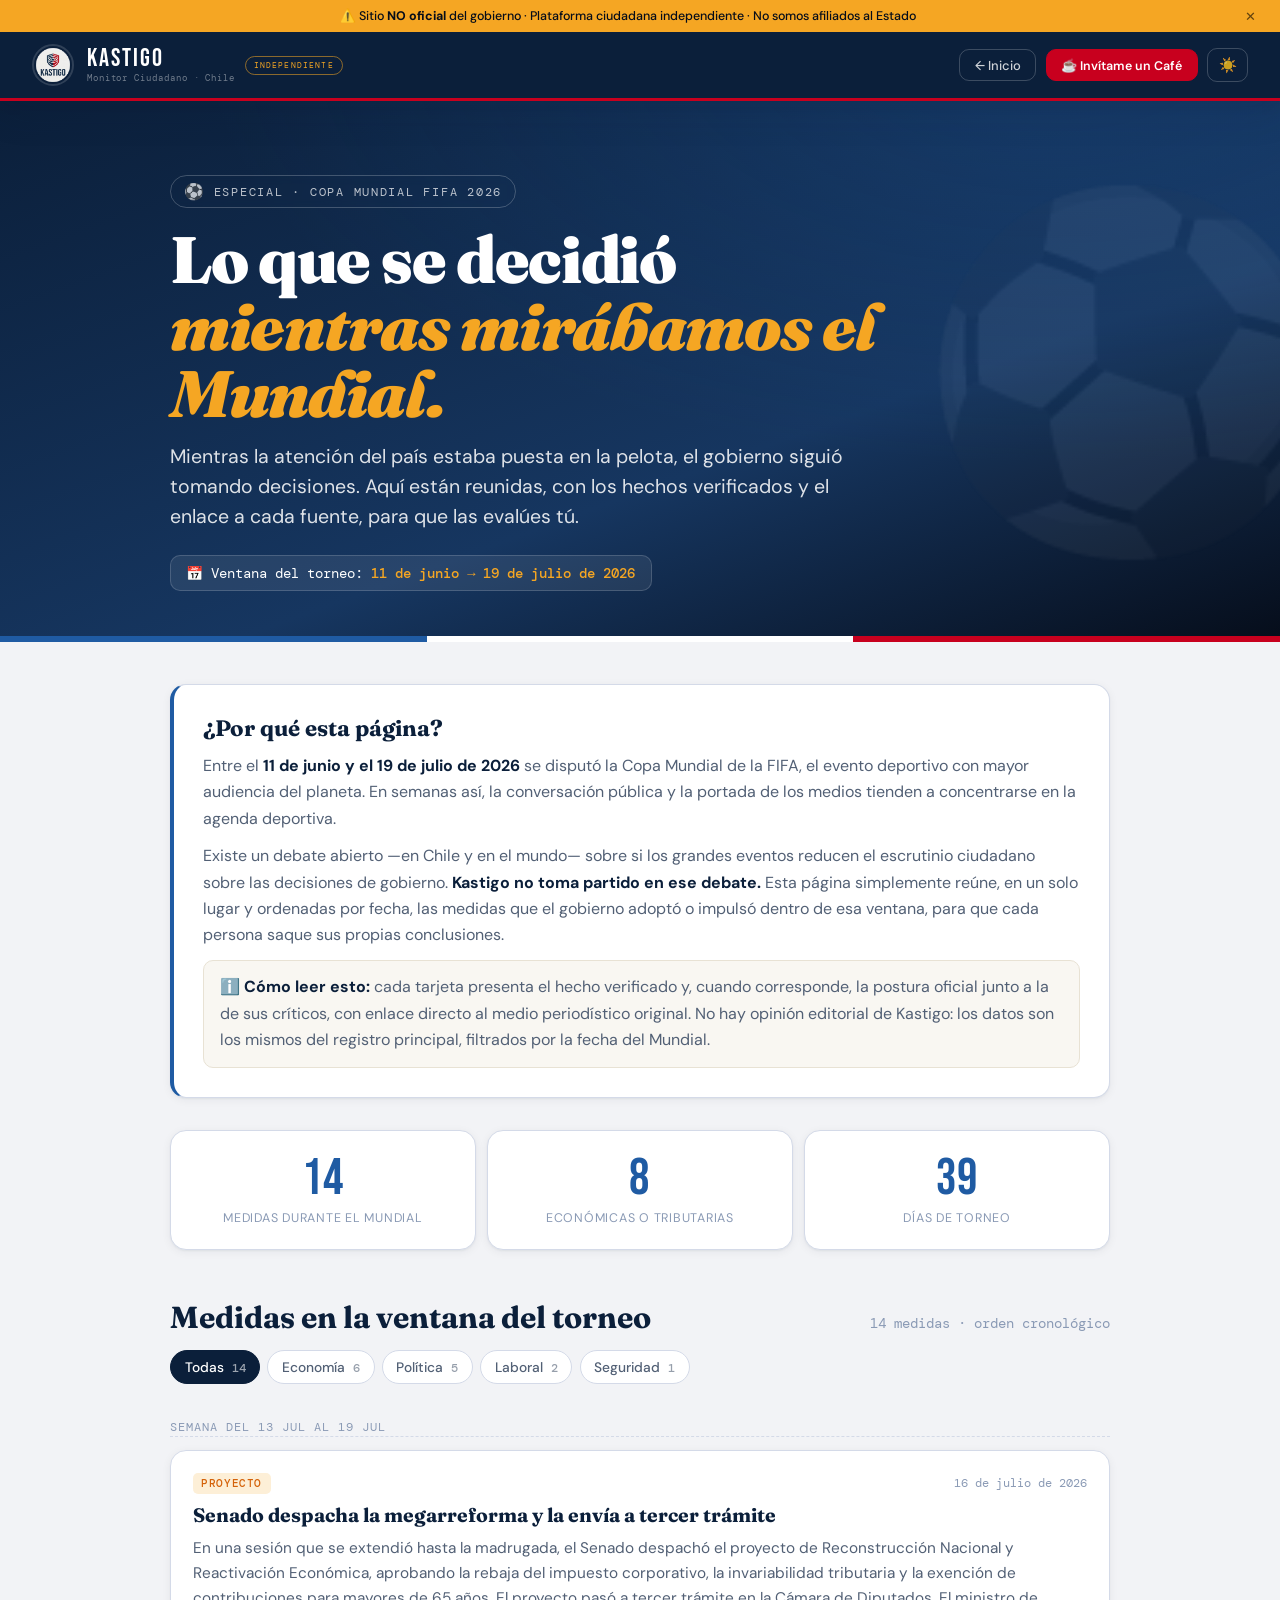
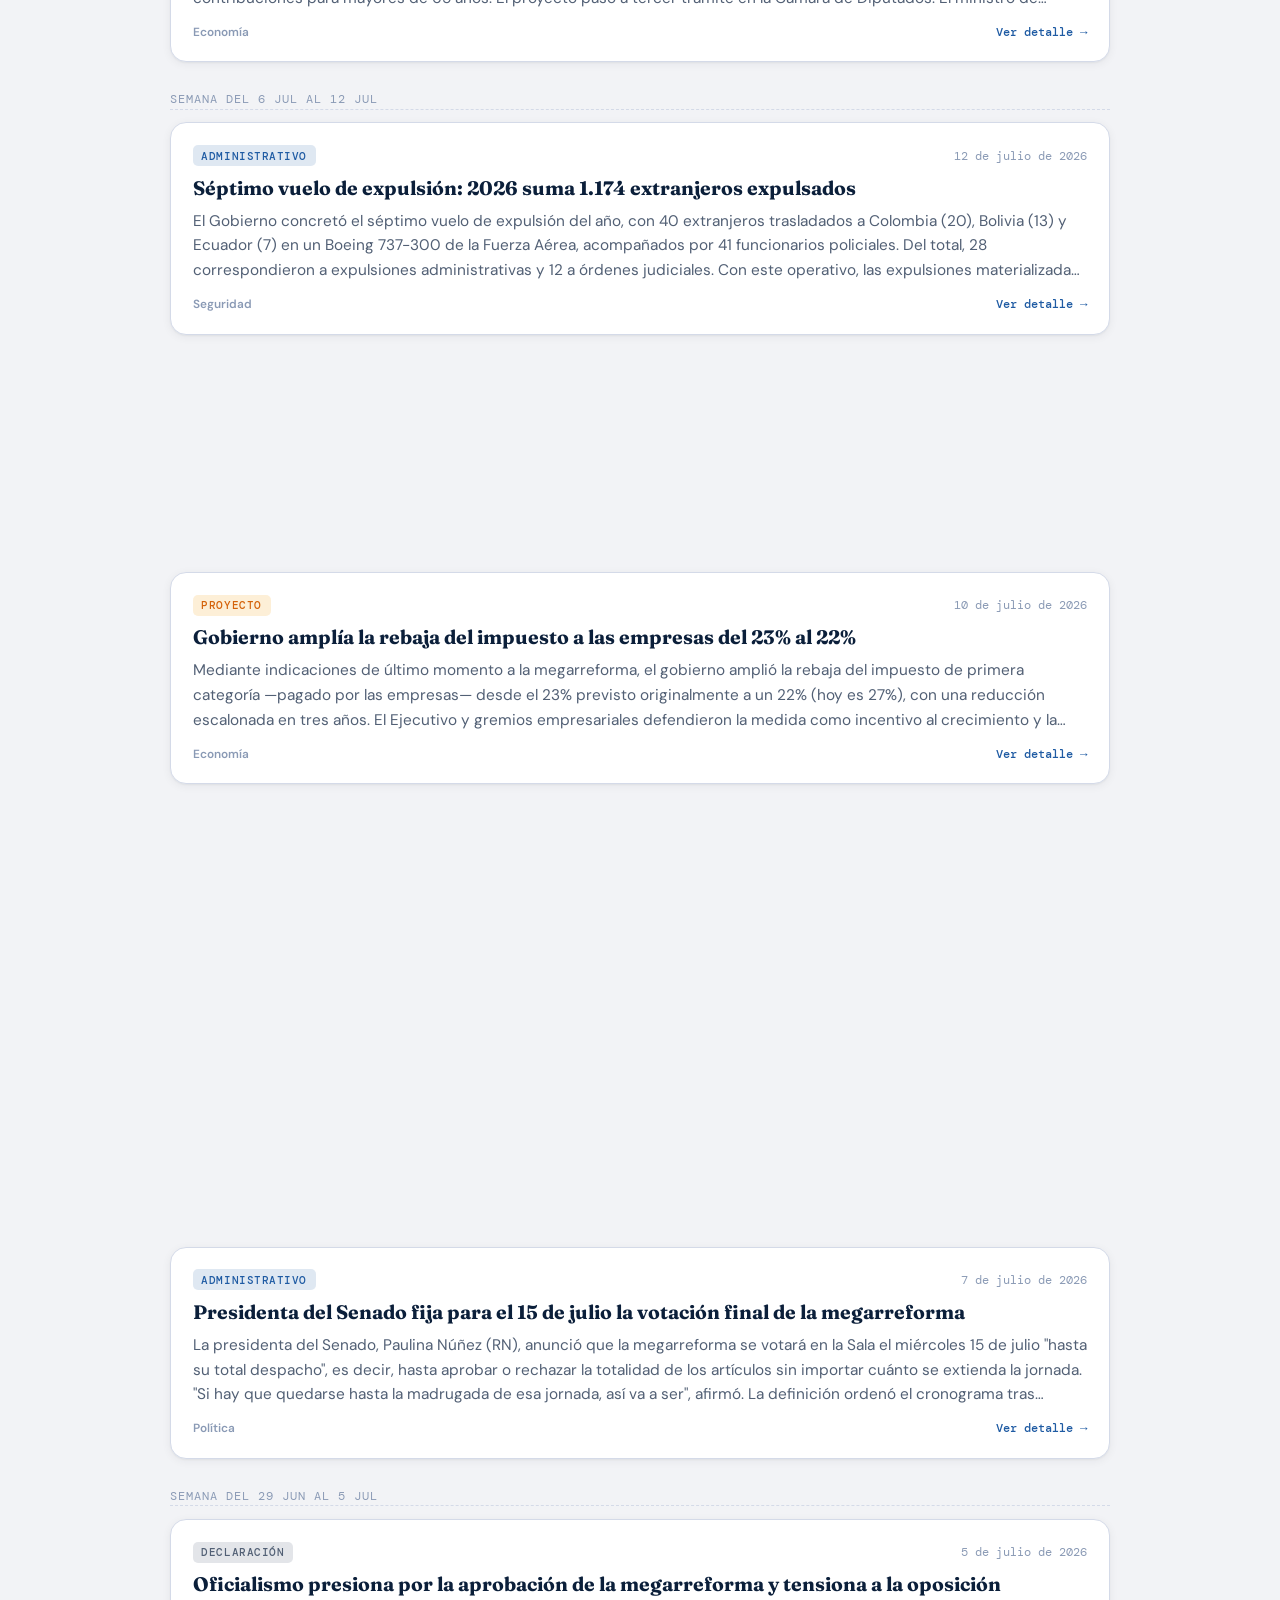
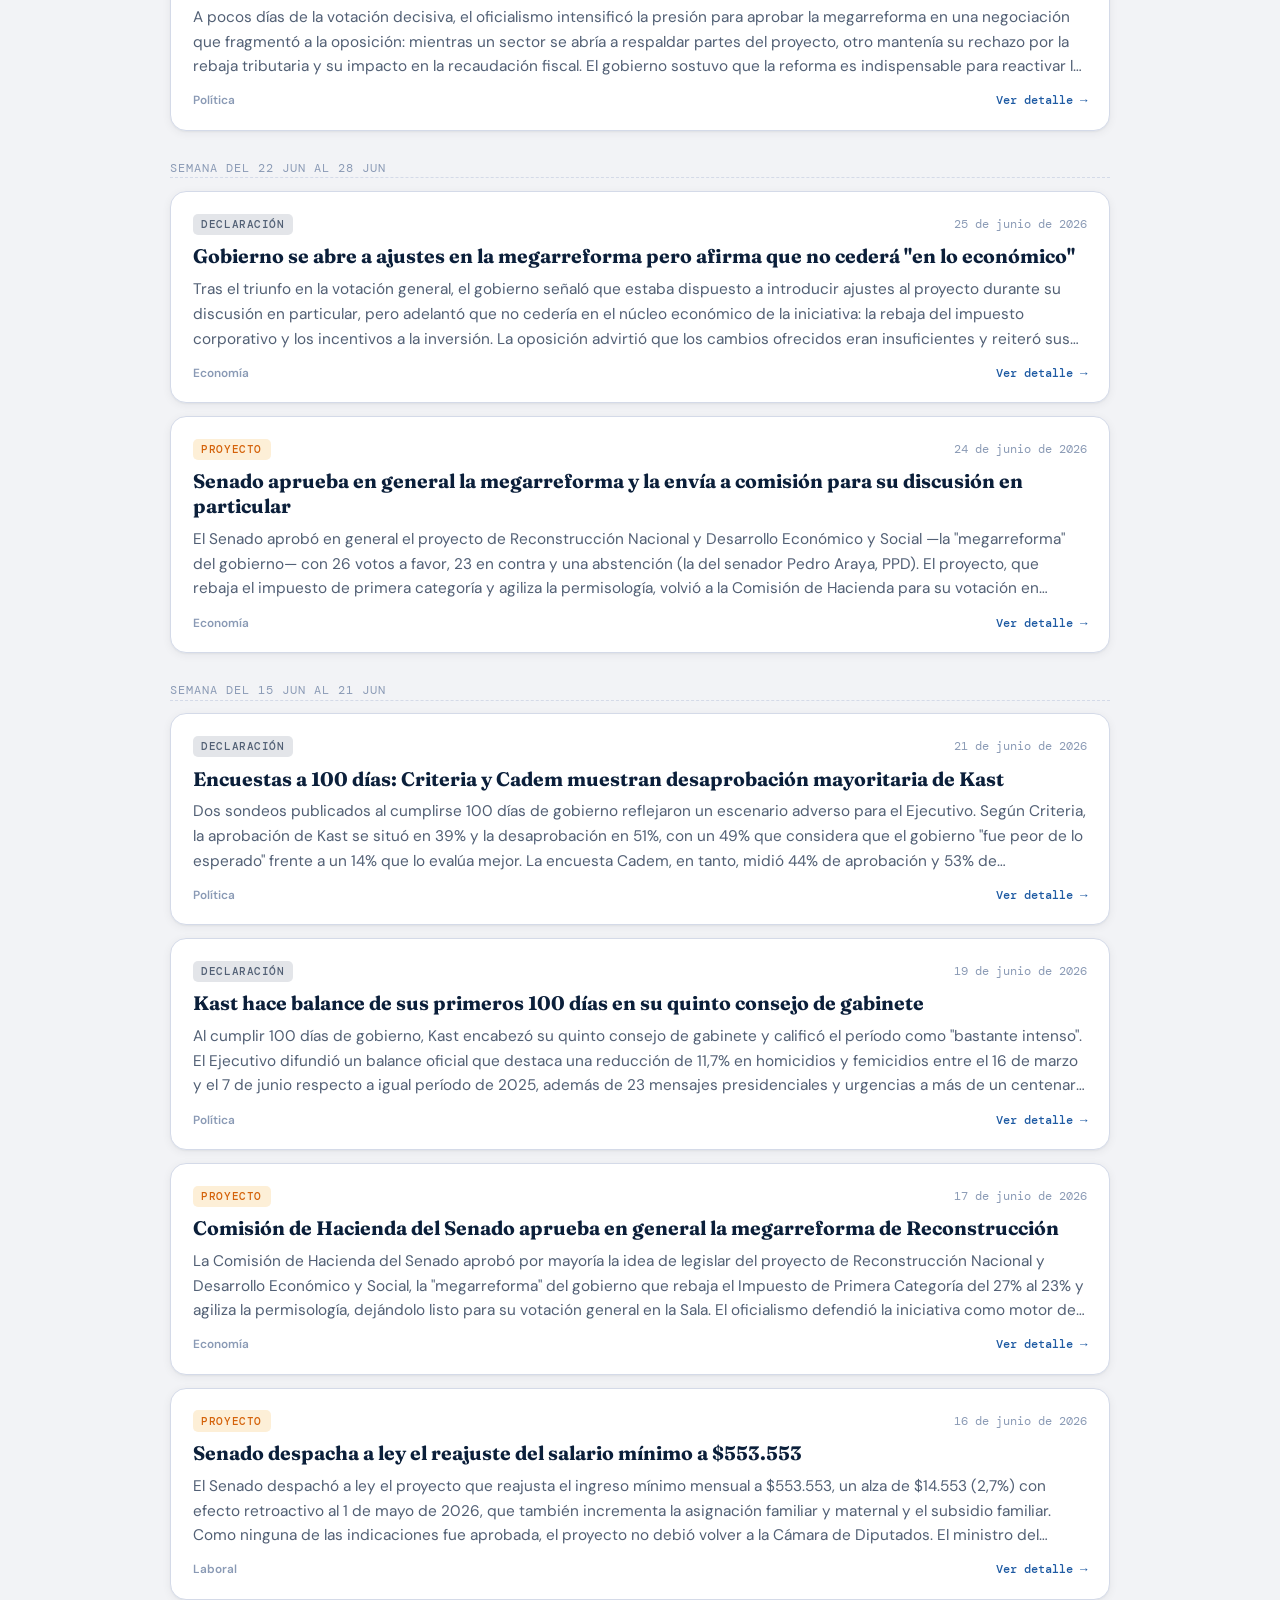
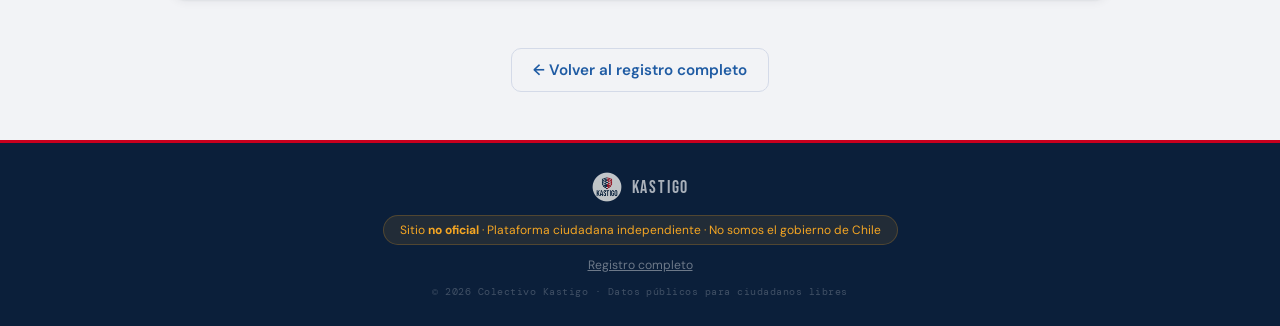
<file: mundial.html>
<!DOCTYPE html>
<html lang="es-CL" data-theme="light">

<head>
  <meta charset="UTF-8" />
  <meta name="viewport" content="width=device-width, initial-scale=1.0" />
  <meta name="color-scheme" content="light dark" />

  <title>Kastigo · El gobierno durante el Mundial 2026</title>
  <meta name="description"
    content="Decisiones y medidas del gobierno de Chile adoptadas durante la Copa Mundial de la FIFA 2026 (11 de junio – 19 de julio). Hechos verificados con fuente periodística directa." />
  <meta name="robots" content="index, follow" />
  <meta name="author" content="Colectivo Kastigo" />
  <link rel="canonical" href="https://kastigo.cl/mundial.html" />
  <link rel="icon" href="assets/img/logo.png" type="image/png" />
  <link rel="apple-touch-icon" href="assets/img/logo.png" />

  <!-- OPEN GRAPH -->
  <meta property="og:type" content="website" />
  <meta property="og:url" content="https://kastigo.cl/mundial.html" />
  <meta property="og:title" content="Kastigo · El gobierno durante el Mundial 2026" />
  <meta property="og:description"
    content="Qué decidió el gobierno mientras el país miraba el Mundial. Hechos verificados, postura oficial y de sus críticos, con enlace a cada fuente." />
  <meta property="og:image" content="https://kastigo.cl/assets/img/og-image.jpg" />
  <meta property="og:image:width" content="1200" />
  <meta property="og:image:height" content="630" />
  <meta property="og:image:type" content="image/jpeg" />
  <meta property="og:locale" content="es_CL" />
  <meta property="og:site_name" content="Kastigo" />
  <meta name="twitter:card" content="summary_large_image" />
  <meta name="twitter:title" content="Kastigo · El gobierno durante el Mundial 2026" />
  <meta name="twitter:description"
    content="Qué decidió el gobierno mientras el país miraba el Mundial. Hechos verificados con enlace a cada fuente." />
  <meta name="twitter:image" content="https://kastigo.cl/assets/img/og-image.jpg" />

  <meta name="theme-color" content="#0B1F3A" />

  <!-- Aplica el tema guardado antes de pintar (evita parpadeo) -->
  <script>
    (function () {
      try {
        var t = localStorage.getItem('kastigo-theme');
        if (t === 'dark' || t === 'light') document.documentElement.setAttribute('data-theme', t);
      } catch (e) { }
    })();
  </script>

  <link rel="stylesheet" href="css/styles.css?v=26" />
  <link rel="preconnect" href="https://fonts.googleapis.com" />
  <link
    href="https://fonts.googleapis.com/css2?family=Bebas+Neue&family=Fraunces:ital,opsz,wght@0,9..144,700;0,9..144,900;1,9..144,700&family=DM+Sans:wght@300;400;500;600&family=DM+Mono:wght@400;500&display=swap"
    rel="stylesheet" />

  <!-- Estilos propios de la sección Mundial (puro CSS, variables heredadas) -->
  <style>
    .mundial-hero {
      position: relative;
      overflow: hidden;
      padding: clamp(2.4rem, 8vw, 4.6rem) 1.2rem clamp(2rem, 6vw, 3.2rem);
      background:
        radial-gradient(120% 140% at 82% -10%, rgba(31, 91, 163, 0.28), transparent 55%),
        linear-gradient(160deg, var(--azul) 0%, var(--azul-medio) 62%, var(--negro) 100%);
      color: var(--text-inverse);
      text-align: left;
    }

    .mundial-hero-inner {
      max-width: 940px;
      margin: 0 auto;
      position: relative;
      z-index: 2;
    }

    .mundial-eyebrow {
      display: inline-flex;
      align-items: center;
      gap: 0.5rem;
      font-family: 'DM Mono', monospace;
      font-size: clamp(0.66rem, 2.6vw, 0.78rem);
      letter-spacing: 0.14em;
      text-transform: uppercase;
      color: rgba(255, 255, 255, 0.72);
      border: 1px solid rgba(255, 255, 255, 0.22);
      border-radius: 999px;
      padding: 0.34rem 0.8rem;
      margin-bottom: 1.15rem;
      backdrop-filter: blur(4px);
    }

    .mundial-eyebrow .ball {
      font-size: 1rem;
      animation: mundial-spin 6s linear infinite;
      display: inline-block;
    }

    @keyframes mundial-spin {
      to {
        transform: rotate(360deg);
      }
    }

    @media (prefers-reduced-motion: reduce) {
      .mundial-eyebrow .ball {
        animation: none;
      }
    }

    .mundial-title {
      font-family: 'Fraunces', serif;
      font-weight: 900;
      line-height: 1.02;
      font-size: clamp(2.1rem, 8.5vw, 4.1rem);
      letter-spacing: -0.02em;
      margin: 0 0 0.9rem;
      max-width: 16ch;
    }

    .mundial-title em {
      font-style: italic;
      color: var(--amarillo);
    }

    .mundial-subtitle {
      font-size: clamp(0.98rem, 3.4vw, 1.22rem);
      line-height: 1.55;
      max-width: 52ch;
      color: rgba(255, 255, 255, 0.86);
      margin: 0;
    }

    .mundial-window-pill {
      display: inline-flex;
      align-items: center;
      gap: 0.5rem;
      margin-top: 1.4rem;
      padding: 0.5rem 0.95rem;
      border-radius: var(--radio);
      background: rgba(255, 255, 255, 0.08);
      border: 1px solid rgba(255, 255, 255, 0.16);
      font-family: 'DM Mono', monospace;
      font-size: clamp(0.72rem, 2.8vw, 0.86rem);
      color: #fff;
    }

    .mundial-window-pill strong {
      color: var(--amarillo);
      font-weight: 500;
    }

    .mundial-hero-stripe {
      position: absolute;
      inset: auto 0 0 0;
      display: flex;
      height: 6px;
      z-index: 2;
    }

    .mundial-hero-stripe span {
      flex: 1;
    }

    .mundial-hero-stripe span:nth-child(1) {
      background: var(--azul-claro);
    }

    .mundial-hero-stripe span:nth-child(2) {
      background: var(--blanco);
    }

    .mundial-hero-stripe span:nth-child(3) {
      background: var(--rojo);
    }

    /* Marca de agua: balón grande decorativo */
    .mundial-hero-watermark {
      position: absolute;
      right: -60px;
      top: 50%;
      transform: translateY(-50%);
      font-size: clamp(180px, 40vw, 340px);
      line-height: 1;
      opacity: 0.06;
      z-index: 1;
      pointer-events: none;
      user-select: none;
    }

    /* ===== Contenedor general ===== */
    .mundial-wrap {
      max-width: 940px;
      margin: 0 auto;
      padding: 0 1.2rem;
    }

    /* ===== Panel de contexto / metodología ===== */
    .mundial-contexto {
      margin: clamp(1.6rem, 5vw, 2.6rem) auto 0;
      max-width: 940px;
      background: var(--bg-panel);
      border: 1px solid var(--border-color);
      border-left: 4px solid var(--azul-claro);
      border-radius: var(--radio-lg);
      padding: clamp(1.2rem, 4vw, 1.8rem);
      box-shadow: var(--sombra-sm);
    }

    .mundial-contexto h2 {
      font-family: 'Fraunces', serif;
      font-weight: 700;
      font-size: clamp(1.1rem, 4vw, 1.4rem);
      color: var(--text-primary);
      margin: 0 0 0.7rem;
    }

    .mundial-contexto p {
      font-size: clamp(0.9rem, 3vw, 1rem);
      line-height: 1.65;
      color: var(--text-secondary);
      margin: 0 0 0.7rem;
    }

    .mundial-contexto p:last-child {
      margin-bottom: 0;
    }

    .mundial-contexto strong {
      color: var(--text-primary);
    }

    .mundial-nota {
      margin-top: 1rem;
      padding: 0.85rem 1rem;
      border-radius: var(--radio);
      background: var(--crema);
      border: 1px solid var(--crema-borde);
      font-size: clamp(0.82rem, 2.8vw, 0.92rem);
      line-height: 1.6;
      color: var(--text-secondary);
    }

    /* ===== Franja de cifras ===== */
    .mundial-stats {
      display: grid;
      grid-template-columns: repeat(3, 1fr);
      gap: 0.7rem;
      margin: clamp(1.4rem, 4vw, 2rem) auto 0;
      max-width: 940px;
    }

    .mundial-stat {
      background: var(--bg-panel);
      border: 1px solid var(--border-color);
      border-radius: var(--radio-lg);
      padding: clamp(0.9rem, 3.5vw, 1.4rem) 0.8rem;
      text-align: center;
      box-shadow: var(--sombra-sm);
    }

    .mundial-stat-num {
      display: block;
      font-family: 'Bebas Neue', sans-serif;
      font-size: clamp(2rem, 9vw, 3.2rem);
      line-height: 1;
      color: var(--azul-claro);
      letter-spacing: 0.02em;
    }

    .mundial-stat-label {
      display: block;
      margin-top: 0.35rem;
      font-size: clamp(0.66rem, 2.5vw, 0.78rem);
      text-transform: uppercase;
      letter-spacing: 0.06em;
      color: var(--text-muted);
      line-height: 1.3;
    }

    /* ===== Barra de sección + filtros ===== */
    .mundial-section-head {
      max-width: 940px;
      margin: clamp(2rem, 6vw, 3rem) auto 0.4rem;
      display: flex;
      flex-wrap: wrap;
      align-items: baseline;
      justify-content: space-between;
      gap: 0.6rem;
    }

    .mundial-section-title {
      font-family: 'Fraunces', serif;
      font-weight: 700;
      font-size: clamp(1.3rem, 5vw, 1.9rem);
      color: var(--text-primary);
      margin: 0;
    }

    .mundial-section-sub {
      font-size: clamp(0.78rem, 2.8vw, 0.9rem);
      color: var(--text-muted);
      font-family: 'DM Mono', monospace;
    }

    .mundial-filtros {
      max-width: 940px;
      margin: 0.9rem auto 0;
      display: flex;
      flex-wrap: wrap;
      gap: 0.45rem;
    }

    .mundial-chip {
      font-family: 'DM Sans', sans-serif;
      font-size: clamp(0.76rem, 2.7vw, 0.86rem);
      font-weight: 500;
      padding: 0.42rem 0.85rem;
      border-radius: 999px;
      border: 1px solid var(--border-color);
      background: var(--bg-panel);
      color: var(--text-secondary);
      cursor: pointer;
      transition: var(--trans);
    }

    .mundial-chip:hover {
      border-color: var(--azul-claro);
      color: var(--text-primary);
    }

    .mundial-chip[aria-pressed="true"] {
      background: var(--azul);
      border-color: var(--azul);
      color: #fff;
    }

    .mundial-chip .chip-count {
      opacity: 0.6;
      font-family: 'DM Mono', monospace;
      font-size: 0.85em;
      margin-left: 0.25rem;
    }

    /* ===== Lista de medidas ===== */
    .mundial-track {
      list-style: none;
      max-width: 940px;
      margin: 1.2rem auto 0;
      padding: 0;
      display: flex;
      flex-direction: column;
      gap: 0.8rem;
    }

    .mundial-week-sep {
      font-family: 'DM Mono', monospace;
      font-size: clamp(0.68rem, 2.6vw, 0.78rem);
      text-transform: uppercase;
      letter-spacing: 0.08em;
      color: var(--text-muted);
      padding: 0.6rem 0 0.1rem;
      border-bottom: 1px dashed var(--border-color);
      margin-top: 0.4rem;
    }

    .m-card {
      background: var(--bg-card);
      border: 1px solid var(--border-color);
      border-radius: var(--radio-lg);
      padding: clamp(1rem, 3.5vw, 1.35rem);
      cursor: pointer;
      transition: var(--trans);
      box-shadow: var(--sombra-sm);
      position: relative;
      animation: m-fade 0.45s cubic-bezier(0.4, 0, 0.2, 1) both;
    }

    @keyframes m-fade {
      from {
        opacity: 0;
        transform: translateY(10px);
      }

      to {
        opacity: 1;
        transform: none;
      }
    }

    @media (prefers-reduced-motion: reduce) {
      .m-card {
        animation: none;
      }
    }

    .m-card:hover {
      border-color: var(--azul-claro);
      box-shadow: var(--sombra-md);
      transform: translateY(-2px);
    }

    .m-card:focus-visible {
      outline: 3px solid var(--border-focus);
      outline-offset: 2px;
    }

    .m-card-top {
      display: flex;
      align-items: center;
      gap: 0.55rem;
      flex-wrap: wrap;
      margin-bottom: 0.6rem;
    }

    .m-badge {
      font-family: 'DM Mono', monospace;
      font-size: 0.68rem;
      font-weight: 500;
      text-transform: uppercase;
      letter-spacing: 0.05em;
      padding: 0.22rem 0.55rem;
      border-radius: 5px;
      white-space: nowrap;
    }

    /* Colores de tipo (alineados con la identidad Kastigo) */
    .t-ley {
      background: rgba(26, 122, 74, 0.14);
      color: var(--verde);
    }

    .t-decreto {
      background: rgba(31, 91, 163, 0.14);
      color: var(--azul-claro);
    }

    .t-declaracion {
      background: rgba(82, 96, 117, 0.16);
      color: var(--gris-texto);
    }

    .t-proyecto {
      background: rgba(245, 166, 35, 0.18);
      color: var(--naranja);
    }

    .t-polemica {
      background: rgba(200, 0, 30, 0.12);
      color: var(--rojo);
    }

    .m-card-date {
      font-family: 'DM Mono', monospace;
      font-size: 0.74rem;
      color: var(--text-muted);
      margin-left: auto;
    }

    .m-card-title {
      font-family: 'Fraunces', serif;
      font-weight: 700;
      font-size: clamp(1.02rem, 3.8vw, 1.22rem);
      line-height: 1.28;
      color: var(--text-primary);
      margin: 0 0 0.5rem;
    }

    .m-card-desc {
      font-size: clamp(0.86rem, 3vw, 0.96rem);
      line-height: 1.6;
      color: var(--text-secondary);
      margin: 0 0 0.85rem;
      display: -webkit-box;
      -webkit-line-clamp: 3;
      -webkit-box-orient: vertical;
      overflow: hidden;
    }

    .m-card-foot {
      display: flex;
      align-items: center;
      justify-content: space-between;
      gap: 0.6rem;
    }

    .m-cat {
      font-family: 'DM Sans', sans-serif;
      font-size: 0.74rem;
      font-weight: 600;
      color: var(--text-muted);
    }

    .m-cta {
      font-family: 'DM Mono', monospace;
      font-size: 0.78rem;
      color: var(--azul-claro);
      font-weight: 500;
    }

    .m-cta .arrow {
      transition: transform 0.2s;
      display: inline-block;
    }

    .m-card:hover .m-cta .arrow {
      transform: translateX(4px);
    }

    /* Skeleton loader */
    .m-skeleton {
      background: var(--bg-card);
      border: 1px solid var(--border-color);
      border-radius: var(--radio-lg);
      padding: 1.2rem;
      overflow: hidden;
    }

    .sk-line {
      height: 12px;
      border-radius: 6px;
      background: linear-gradient(90deg, var(--bg-input) 25%, var(--border-color) 50%, var(--bg-input) 75%);
      background-size: 200% 100%;
      animation: sk-shimmer 1.4s infinite;
      margin-bottom: 0.7rem;
    }

    @keyframes sk-shimmer {
      to {
        background-position: -200% 0;
      }
    }

    .mundial-empty {
      max-width: 940px;
      margin: 1.5rem auto;
      text-align: center;
      color: var(--text-muted);
      padding: 2rem 1rem;
    }

    /* Volver a inicio flotante en el footer de sección */
    .mundial-back {
      max-width: 940px;
      margin: clamp(2rem, 6vw, 3rem) auto clamp(2rem, 6vw, 3rem);
      text-align: center;
    }

    .mundial-back a {
      display: inline-flex;
      align-items: center;
      gap: 0.5rem;
      font-family: 'DM Sans', sans-serif;
      font-weight: 600;
      font-size: 0.95rem;
      color: var(--azul-claro);
      text-decoration: none;
      padding: 0.7rem 1.3rem;
      border: 1px solid var(--border-color);
      border-radius: var(--radio);
      transition: var(--trans);
    }

    .mundial-back a:hover {
      border-color: var(--azul-claro);
      background: var(--azul-suave);
    }

    /* Enlace de la barra superior de navegación (destacado) */
    .nav-btn-mundial {
      background: var(--rojo) !important;
      color: #fff !important;
      border-color: var(--rojo) !important;
    }
  </style>
</head>

<body>

  <!-- AVISO NO OFICIAL -->
  <div class="disclaimer-bar" role="alert" id="disclaimer-bar">
    <span>⚠️ Sitio <strong>NO oficial</strong> del gobierno · Plataforma ciudadana independiente · No somos afiliados al
      Estado</span>
    <button class="disclaimer-close" id="disclaimer-close" aria-label="Cerrar aviso">✕</button>
  </div>

  <!-- HEADER -->
  <header class="site-header" role="banner">
    <div class="header-inner">
      <div class="header-brand">
        <a href="index.html" class="brand-link" aria-label="Kastigo inicio">
          <img src="assets/img/logo.png" alt="Kastigo" class="brand-logo" width="44" height="44" />
          <div class="brand-text">
            <span class="brand-name">KASTIGO</span>
            <span class="brand-tagline">Monitor Ciudadano · Chile</span>
          </div>
        </a>
        <span class="independent-badge">INDEPENDIENTE</span>
      </div>
      <nav class="header-nav" aria-label="Navegación principal">
        <a href="index.html" class="nav-btn" aria-label="Ir al inicio">← Inicio</a>
        <a href="https://ko-fi.com/kastigo" target="_blank" rel="noopener noreferrer" class="nav-btn nav-btn-cafe"
          aria-label="Invitar un café">
          ☕ <span class="install-label">Invítame un Café</span>
        </a>
        <button class="nav-btn btn-theme-toggle" id="btn-theme-toggle" aria-label="Cambiar tema">
          <span class="theme-icon-sun" aria-hidden="true">☀️</span>
          <span class="theme-icon-moon" aria-hidden="true">🌙</span>
        </button>
      </nav>
    </div>
  </header>

  <!-- HERO MUNDIAL -->
  <section class="mundial-hero" aria-labelledby="mundial-h1">
    <span class="mundial-hero-watermark" aria-hidden="true">⚽</span>
    <div class="mundial-hero-inner">
      <span class="mundial-eyebrow"><span class="ball" aria-hidden="true">⚽</span> Especial · Copa Mundial FIFA
        2026</span>
      <h1 class="mundial-title" id="mundial-h1">Lo que se decidió<br /><em>mientras mirábamos el Mundial.</em></h1>
      <p class="mundial-subtitle">
        Mientras la atención del país estaba puesta en la pelota, el gobierno siguió tomando decisiones.
        Aquí están reunidas, con los hechos verificados y el enlace a cada fuente, para que las evalúes tú.
      </p>
      <span class="mundial-window-pill">
        📅 Ventana del torneo: <strong>11 de junio → 19 de julio de 2026</strong>
      </span>
    </div>
    <div class="mundial-hero-stripe" aria-hidden="true"><span></span><span></span><span></span></div>
  </section>

  <main id="main-content">

    <!-- CONTEXTO / METODOLOGÍA -->
    <section class="mundial-contexto" aria-labelledby="ctx-h">
      <h2 id="ctx-h">¿Por qué esta página?</h2>
      <p>
        Entre el <strong>11 de junio y el 19 de julio de 2026</strong> se disputó la Copa Mundial de la FIFA, el
        evento deportivo con mayor audiencia del planeta. En semanas así, la conversación pública y la portada de
        los medios tienden a concentrarse en la agenda deportiva.
      </p>
      <p>
        Existe un debate abierto —en Chile y en el mundo— sobre si los grandes eventos reducen el escrutinio
        ciudadano sobre las decisiones de gobierno. <strong>Kastigo no toma partido en ese debate.</strong> Esta
        página simplemente reúne, en un solo lugar y ordenadas por fecha, las medidas que el gobierno adoptó o
        impulsó dentro de esa ventana, para que cada persona saque sus propias conclusiones.
      </p>
      <p class="mundial-nota">
        ℹ️ <strong>Cómo leer esto:</strong> cada tarjeta presenta el hecho verificado y, cuando corresponde, la
        postura oficial junto a la de sus críticos, con enlace directo al medio periodístico original. No hay
        opinión editorial de Kastigo: los datos son los mismos del registro principal, filtrados por la fecha del
        Mundial.
      </p>
    </section>

    <!-- CIFRAS -->
    <div class="mundial-stats" role="list" aria-label="Cifras del período">
      <div class="mundial-stat" role="listitem">
        <span class="mundial-stat-num" id="stat-total">—</span>
        <span class="mundial-stat-label">medidas durante el Mundial</span>
      </div>
      <div class="mundial-stat" role="listitem">
        <span class="mundial-stat-num" id="stat-econ">—</span>
        <span class="mundial-stat-label">económicas o tributarias</span>
      </div>
      <div class="mundial-stat" role="listitem">
        <span class="mundial-stat-num" id="stat-dias">—</span>
        <span class="mundial-stat-label">días de torneo</span>
      </div>
    </div>

    <!-- SECCIÓN LISTA -->
    <div class="mundial-section-head">
      <h2 class="mundial-section-title">Medidas en la ventana del torneo</h2>
      <span class="mundial-section-sub" id="section-count"></span>
    </div>

    <div class="mundial-filtros" id="mundial-filtros" role="group" aria-label="Filtrar por categoría"></div>

    <ol class="mundial-track" id="mundial-track" aria-label="Medidas del gobierno durante el Mundial" aria-busy="true">
      <li class="m-skeleton">
        <div class="sk-line" style="width:30%"></div>
        <div class="sk-line" style="width:85%"></div>
        <div class="sk-line" style="width:70%"></div>
      </li>
      <li class="m-skeleton">
        <div class="sk-line" style="width:30%"></div>
        <div class="sk-line" style="width:85%"></div>
        <div class="sk-line" style="width:70%"></div>
      </li>
      <li class="m-skeleton">
        <div class="sk-line" style="width:30%"></div>
        <div class="sk-line" style="width:85%"></div>
        <div class="sk-line" style="width:70%"></div>
      </li>
    </ol>

    <div class="mundial-empty hidden" id="mundial-empty" role="status" aria-live="polite">
      <p>🔍 No hay medidas registradas para ese criterio dentro de la ventana del Mundial.</p>
    </div>

    <div class="mundial-back">
      <a href="index.html">← Volver al registro completo</a>
    </div>

  </main>

  <!-- MODAL: DETALLE MEDIDA -->
  <div class="modal-overlay hidden" id="modal-detalle" role="dialog" aria-modal="true" aria-labelledby="md-title">
    <div class="modal-box modal-detalle-box">
      <button class="modal-close" id="md-close" aria-label="Cerrar">✕</button>

      <div class="modal-meta-row">
        <span class="modal-tipo-badge m-badge" id="md-tipo"></span>
        <span class="modal-cat-badge" id="md-cat"></span>
      </div>

      <time class="modal-fecha" id="md-fecha"></time>
      <h2 class="modal-title" id="md-title"></h2>

      <div class="modal-block modal-block-hechos">
        <div class="modal-block-label">
          <svg width="14" height="14" viewBox="0 0 24 24" fill="none" stroke="currentColor" stroke-width="2.5"
            aria-hidden="true">
            <path d="M9 12l2 2 4-4" />
            <circle cx="12" cy="12" r="10" />
          </svg>
          Descripción
        </div>
        <p class="modal-text" id="md-desc"></p>
        <a class="modal-source-link" id="md-fuente" href="#" target="_blank" rel="noopener noreferrer">
          <svg width="13" height="13" viewBox="0 0 24 24" fill="none" stroke="currentColor" stroke-width="2"
            aria-hidden="true">
            <path d="M18 13v6a2 2 0 01-2 2H5a2 2 0 01-2-2V8a2 2 0 012-2h6" />
            <polyline points="15 3 21 3 21 9" />
            <line x1="10" y1="14" x2="21" y2="3" />
          </svg>
          <span id="md-fuente-medio">Ver fuente</span>
        </a>
      </div>
    </div>
  </div>

  <!-- FOOTER -->
  <footer class="site-footer" role="contentinfo">
    <div class="footer-inner">
      <div class="footer-brand">
        <img src="assets/img/logo.png" alt="Kastigo" class="footer-logo" width="34" height="34" loading="lazy" />
        <span class="footer-name">KASTIGO</span>
      </div>
      <p class="footer-disclaimer">Sitio <strong>no oficial</strong> · Plataforma ciudadana independiente · No somos el
        gobierno de Chile</p>
      <nav class="footer-nav" aria-label="Pie de página">
        <a class="footer-link" href="index.html">Registro completo</a>
      </nav>
      <p class="footer-copy">© 2026 Colectivo Kastigo · Datos públicos para ciudadanos libres</p>
    </div>
  </footer>

  <!-- Datos primero, luego lógica de esta página -->
  <script src="js/data.js?v=26"></script>
  <script>
    (function () {
      'use strict';

      // Ventana del Mundial FIFA 2026 (inclusive)
      var INICIO = '2026-06-11';
      var FIN = '2026-07-19';

      // ---- Tema (consistente con el sitio) ----
      var STORAGE_KEY = 'kastigo-theme';
      var themeBtn = document.getElementById('btn-theme-toggle');
      if (themeBtn) {
        themeBtn.addEventListener('click', function () {
          var actual = document.documentElement.getAttribute('data-theme') === 'dark' ? 'dark' : 'light';
          var next = actual === 'dark' ? 'light' : 'dark';
          document.documentElement.setAttribute('data-theme', next);
          try { localStorage.setItem(STORAGE_KEY, next); } catch (e) { }
        });
      }

      // ---- Cerrar disclaimer ----
      var dClose = document.getElementById('disclaimer-close');
      if (dClose) {
        dClose.addEventListener('click', function () {
          var bar = document.getElementById('disclaimer-bar');
          if (bar) bar.style.display = 'none';
        });
      }

      // ---- Helpers ----
      function formatFecha(iso) {
        var p = iso.split('-').map(Number);
        return new Date(p[0], p[1] - 1, p[2]).toLocaleDateString('es-CL', {
          year: 'numeric', month: 'long', day: 'numeric'
        });
      }

      function tipoClase(tipo) {
        var map = {
          'Ley': 't-ley',
          'Decreto': 't-decreto',
          'Declaración': 't-declaracion',
          'Proyecto': 't-proyecto',
          'Administrativo': 't-decreto',
          'Declaración Polémica': 't-polemica'
        };
        return map[tipo] || 't-decreto';
      }

      function semanaKey(iso) {
        var p = iso.split('-').map(Number);
        var d = new Date(p[0], p[1] - 1, p[2]);
        var dia = (d.getDay() + 6) % 7; // lunes = 0
        d.setDate(d.getDate() - dia);
        return d.getFullYear() + '-' + (d.getMonth() + 1) + '-' + d.getDate();
      }

      function semanaLabel(key) {
        var p = key.split('-').map(Number);
        var lunes = new Date(p[0], p[1] - 1, p[2]);
        var domingo = new Date(lunes); domingo.setDate(lunes.getDate() + 6);
        var fmt = function (dt) { return dt.toLocaleDateString('es-CL', { day: 'numeric', month: 'short' }); };
        return 'Semana del ' + fmt(lunes) + ' al ' + fmt(domingo);
      }

      // ---- Datos ----
      var datos = (typeof eventosGubernamentales !== 'undefined' ? eventosGubernamentales : [])
        .filter(function (e) { return e.fecha >= INICIO && e.fecha <= FIN; })
        .sort(function (a, b) { return b.fecha < a.fecha ? -1 : (b.fecha > a.fecha ? 1 : b.id - a.id); });

      // ---- Cifras ----
      var econ = datos.filter(function (e) { return e.categoria === 'Economía' || e.categoria === 'Laboral'; }).length;
      var diasTorneo = Math.round((new Date(FIN) - new Date(INICIO)) / 86400000) + 1;
      document.getElementById('stat-total').textContent = datos.length;
      document.getElementById('stat-econ').textContent = econ;
      document.getElementById('stat-dias').textContent = diasTorneo;
      document.getElementById('section-count').textContent = datos.length + ' medidas · orden cronológico';

      // ---- Filtros por categoría ----
      var contProps = {};
      datos.forEach(function (e) { contProps[e.categoria] = (contProps[e.categoria] || 0) + 1; });
      var categorias = Object.keys(contProps).sort(function (a, b) { return contProps[b] - contProps[a]; });
      var filtroActivo = 'Todas';

      var filtrosEl = document.getElementById('mundial-filtros');
      function chip(label, count, valor) {
        var b = document.createElement('button');
        b.className = 'mundial-chip';
        b.type = 'button';
        b.setAttribute('aria-pressed', valor === filtroActivo ? 'true' : 'false');
        b.dataset.valor = valor;
        b.innerHTML = label + (count != null ? ' <span class="chip-count">' + count + '</span>' : '');
        b.addEventListener('click', function () {
          filtroActivo = valor;
          Array.prototype.forEach.call(filtrosEl.children, function (c) {
            c.setAttribute('aria-pressed', c.dataset.valor === valor ? 'true' : 'false');
          });
          render();
        });
        return b;
      }
      filtrosEl.appendChild(chip('Todas', datos.length, 'Todas'));
      categorias.forEach(function (cat) { filtrosEl.appendChild(chip(cat, contProps[cat], cat)); });

      // ---- Render ----
      var track = document.getElementById('mundial-track');
      var empty = document.getElementById('mundial-empty');

      function render() {
        var lista = filtroActivo === 'Todas'
          ? datos
          : datos.filter(function (e) { return e.categoria === filtroActivo; });

        track.setAttribute('aria-busy', 'false');

        if (!lista.length) {
          track.replaceChildren();
          empty.classList.remove('hidden');
          return;
        }
        empty.classList.add('hidden');

        var frag = document.createDocumentFragment();
        var lastWeek = null;

        lista.forEach(function (ev, i) {
          var wk = semanaKey(ev.fecha);
          if (wk !== lastWeek) {
            lastWeek = wk;
            var sep = document.createElement('li');
            sep.className = 'mundial-week-sep';
            sep.setAttribute('aria-hidden', 'true');
            sep.textContent = semanaLabel(wk);
            frag.appendChild(sep);
          }

          var li = document.createElement('li');
          li.className = 'm-card';
          li.setAttribute('role', 'button');
          li.setAttribute('tabindex', '0');
          li.setAttribute('aria-label', 'Ver detalle: ' + ev.titulo);
          li.style.animationDelay = Math.min(i, 10) * 0.04 + 's';

          var top = document.createElement('div');
          top.className = 'm-card-top';

          var tipo = document.createElement('span');
          tipo.className = 'm-badge ' + tipoClase(ev.tipo);
          tipo.textContent = ev.tipo;

          var fecha = document.createElement('time');
          fecha.className = 'm-card-date';
          fecha.setAttribute('datetime', ev.fecha);
          fecha.textContent = formatFecha(ev.fecha);

          top.appendChild(tipo);
          top.appendChild(fecha);

          var h3 = document.createElement('h3');
          h3.className = 'm-card-title';
          h3.textContent = ev.titulo;

          var desc = document.createElement('p');
          desc.className = 'm-card-desc';
          desc.textContent = ev.descripcion;

          var foot = document.createElement('div');
          foot.className = 'm-card-foot';
          var cat = document.createElement('span');
          cat.className = 'm-cat';
          cat.textContent = ev.categoria;
          var cta = document.createElement('span');
          cta.className = 'm-cta';
          cta.innerHTML = 'Ver detalle <span class="arrow" aria-hidden="true">→</span>';
          foot.appendChild(cat);
          foot.appendChild(cta);

          li.appendChild(top);
          li.appendChild(h3);
          li.appendChild(desc);
          li.appendChild(foot);

          var abrir = function () { abrirModal(ev); };
          li.addEventListener('click', abrir);
          li.addEventListener('keydown', function (e) {
            if (e.key === 'Enter' || e.key === ' ') { e.preventDefault(); abrir(); }
          });

          frag.appendChild(li);
        });

        track.replaceChildren(frag);
      }

      // ---- Modal ----
      var overlay = document.getElementById('modal-detalle');
      var mdClose = document.getElementById('md-close');
      var ultimoFoco = null;

      function abrirModal(ev) {
        ultimoFoco = document.activeElement;
        var tipoB = document.getElementById('md-tipo');
        tipoB.className = 'modal-tipo-badge m-badge ' + tipoClase(ev.tipo);
        tipoB.textContent = ev.tipo;
        document.getElementById('md-cat').textContent = ev.categoria;
        document.getElementById('md-fecha').textContent = formatFecha(ev.fecha);
        document.getElementById('md-title').textContent = ev.titulo;
        document.getElementById('md-desc').textContent = ev.descripcion;
        var link = document.getElementById('md-fuente');
        link.href = ev.fuente.url;
        document.getElementById('md-fuente-medio').textContent = 'Ver en ' + ev.fuente.medio;
        overlay.classList.remove('hidden');
        document.body.style.overflow = 'hidden';
        mdClose.focus();
      }

      function cerrarModal() {
        overlay.classList.add('hidden');
        document.body.style.overflow = '';
        if (ultimoFoco && ultimoFoco.focus) ultimoFoco.focus();
      }

      mdClose.addEventListener('click', cerrarModal);
      overlay.addEventListener('click', function (e) { if (e.target === overlay) cerrarModal(); });
      document.addEventListener('keydown', function (e) {
        if (e.key === 'Escape' && !overlay.classList.contains('hidden')) cerrarModal();
      });

      render();
    })();
  </script>
</body>

</html>
</file>
<file: css/styles.css>
/* ============================================================
   KASTIGO v3 · MONITOR CIUDADANO
   css/styles.css
   Novedades v3:
   - Variables CSS para modo oscuro automático
   - Estilos para Chart.js (gráfico dona)
   - Botón compartir + toast de confirmación
   - Toggle de tema manual
   ============================================================ */

/* ============================================================
   1. VARIABLES: MODO CLARO (default)
   Todas las variables de color aquí para fácil mantenimiento.
   ============================================================ */
:root {
  /* Paleta principal */
  --azul: #0B1F3A;
  --azul-medio: #163660;
  --azul-claro: #1F5BA3;
  --azul-suave: #E4EDF8;
  --rojo: #C8001E;
  --rojo-medio: #E3021E;
  --rojo-suave: #FCEEF0;
  --blanco: #FFFFFF;
  --gris-fondo: #F2F3F6;
  --gris-borde: #D4DAE8;
  --gris-texto: #526075;
  --crema: #F9F7F2;
  --crema-borde: #E8E2D4;
  --amarillo: #F5A623;
  --verde: #1A7A4A;
  --naranja: #D4620A;
  --negro: #060D1A;

  /* Superficies UI (las que cambian en dark mode) */
  --bg-page: #F2F3F6;
  --bg-panel: #FFFFFF;
  --bg-header: #0B1F3A;
  --bg-modal: #FFFFFF;
  --bg-card: #FFFFFF;
  --bg-input: #F2F3F6;

  /* Textos */
  --text-primary: #0B1F3A;
  --text-secondary: #526075;
  --text-muted: #8A9AB5;
  --text-inverse: #FFFFFF;

  /* Bordes */
  --border-color: #D4DAE8;
  --border-focus: #1F5BA3;

  /* Certeza */
  --cert-conf: #1A7A4A;
  --cert-rep: #D4620A;
  --cert-dev: #5E3A9E;

  /* Sombras */
  --sombra-sm: 0 2px 8px rgba(11, 31, 58, 0.07);
  --sombra-md: 0 6px 24px rgba(11, 31, 58, 0.11);
  --sombra-lg: 0 20px 60px rgba(11, 31, 58, 0.18);

  /* Misc */
  --radio: 8px;
  --radio-lg: 14px;
  --trans: all 0.2s cubic-bezier(0.4, 0, 0.2, 1);
}

/* ============================================================
   2. VARIABLES: MODO OSCURO AUTOMÁTICO
   Se activa cuando el sistema operativo del usuario tiene
   activado el modo oscuro (prefers-color-scheme: dark).
   Solo sobreescribimos las variables que cambian.
   ============================================================ */
@media (prefers-color-scheme: dark) {
  :root {
    --bg-page: #0A0F1C;
    --bg-panel: #111827;
    --bg-header: #060D1A;
    --bg-modal: #111827;
    --bg-card: #111827;
    --bg-input: #1A2235;

    --text-primary: #E8EEF8;
    --text-secondary: #8A9AB5;
    --text-muted: #526075;

    --border-color: #1E2D45;
    --border-focus: #3B7DD8;

    --azul-suave: #1A2640;
    --gris-fondo: #0A0F1C;
    --gris-borde: #1E2D45;
    --gris-texto: #8A9AB5;
    --crema: #1A1810;
    --crema-borde: #2E2A1E;

    --sombra-sm: 0 2px 8px rgba(0, 0, 0, 0.3);
    --sombra-md: 0 6px 24px rgba(0, 0, 0, 0.4);
    --sombra-lg: 0 20px 60px rgba(0, 0, 0, 0.6);
  }
}

/* ============================================================
   3. MODO OSCURO MANUAL (toggle en el header)
   El atributo data-theme="dark" en <html> fuerza el modo oscuro
   independientemente de la preferencia del sistema.
   ============================================================ */
[data-theme="dark"] {
  --bg-page: #0A0F1C;
  --bg-panel: #111827;
  --bg-header: #060D1A;
  --bg-modal: #111827;
  --bg-card: #111827;
  --bg-input: #1A2235;
  --text-primary: #E8EEF8;
  --text-secondary: #8A9AB5;
  --text-muted: #526075;
  --border-color: #1E2D45;
  --border-focus: #3B7DD8;
  --azul-suave: #1A2640;
  --gris-fondo: #0A0F1C;
  --gris-borde: #1E2D45;
  --gris-texto: #8A9AB5;
  --crema: #1A1810;
  --crema-borde: #2E2A1E;
  --sombra-sm: 0 2px 8px rgba(0, 0, 0, 0.3);
  --sombra-md: 0 6px 24px rgba(0, 0, 0, 0.4);
  --sombra-lg: 0 20px 60px rgba(0, 0, 0, 0.6);
}

[data-theme="light"] {
  /* Valores explícitos de modo claro (por si el sistema está en dark) */
  --bg-page: #F2F3F6;
  --bg-panel: #FFFFFF;
  --bg-header: #0B1F3A;
  --bg-modal: #FFFFFF;
  --bg-card: #FFFFFF;
  --bg-input: #F2F3F6;
  --text-primary: #0B1F3A;
  --text-secondary: #526075;
  --text-muted: #8A9AB5;
  --border-color: #D4DAE8;
  --border-focus: #1F5BA3;
  --azul-suave: #E4EDF8;
  --gris-fondo: #F2F3F6;
  --gris-borde: #D4DAE8;
  --gris-texto: #526075;
  --crema: #F9F7F2;
  --crema-borde: #E8E2D4;
  --sombra-sm: 0 2px 8px rgba(11, 31, 58, 0.07);
  --sombra-md: 0 6px 24px rgba(11, 31, 58, 0.11);
  --sombra-lg: 0 20px 60px rgba(11, 31, 58, 0.18);
}

/* ============================================================
   4. RESET Y BASE
   ============================================================ */
*,
*::before,
*::after {
  box-sizing: border-box;
  margin: 0;
  padding: 0;
}

html {
  scroll-behavior: smooth;
}

body {
  font-family: 'DM Sans', sans-serif;
  background: var(--bg-page);
  color: var(--text-primary);
  min-height: 100vh;
  display: flex;
  flex-direction: column;
  -webkit-font-smoothing: antialiased;
  transition: background 0.3s ease, color 0.3s ease;
}

.hidden {
  display: none !important;
}

.sr-only {
  position: absolute;
  width: 1px;
  height: 1px;
  padding: 0;
  margin: -1px;
  overflow: hidden;
  clip: rect(0, 0, 0, 0);
  white-space: nowrap;
  border: 0;
}

a {
  color: inherit;
  text-decoration: none;
}

button {
  cursor: pointer;
  font-family: 'DM Sans', sans-serif;
}

.modal-footnote {
  font-size: 0.8rem;
  /* Letra más pequeña */
  color: var(--text-muted, #666);
  /* Un gris suave */
  font-style: italic;
  margin-top: 1rem;
  line-height: 1.2;
  opacity: 0.8;
}

/* ============================================================
   5. DISCLAIMER BAR
   ============================================================ */
.disclaimer-bar {
  background: var(--amarillo);
  color: var(--negro);
  font-size: 0.78rem;
  font-weight: 500;
  padding: 0.5rem 3rem 0.5rem 1.5rem;
  text-align: center;
  position: relative;
  z-index: 200;
}

.disclaimer-close {
  position: absolute;
  right: 1rem;
  top: 50%;
  transform: translateY(-50%);
  background: none;
  border: none;
  font-size: 0.8rem;
  opacity: 0.6;
  padding: 4px 8px;
  border-radius: 4px;
  transition: var(--trans);
}

.disclaimer-close:hover {
  opacity: 1;
  background: rgba(0, 0, 0, 0.1);
}

/* ============================================================
   6. HEADER
   ============================================================ */
.site-header {
  background: var(--bg-header);
  border-bottom: 3px solid var(--rojo);
  position: sticky;
  top: 0;
  z-index: 100;
  box-shadow: var(--sombra-md);
  transition: background 0.3s ease;
}

.header-inner {
  max-width: 1320px;
  margin: 0 auto;
  padding: 0 2rem;
  height: 66px;
  display: flex;
  align-items: center;
  justify-content: space-between;
  gap: 1rem;
}

.brand-link {
  display: flex;
  align-items: center;
  gap: 0.8rem;
  text-decoration: none;
}

.brand-logo {
  width: 42px;
  height: 42px;
  border-radius: 50%;
  object-fit: cover;
  border: 2px solid rgba(255, 255, 255, 0.15);
  flex-shrink: 0;
}

.brand-text {
  display: flex;
  flex-direction: column;
  line-height: 1;
}

.brand-name {
  font-family: 'Bebas Neue', serif;
  font-size: 1.55rem;
  letter-spacing: 0.08em;
  color: #FFFFFF;
}

.brand-tagline {
  font-family: 'DM Mono', monospace;
  font-size: 0.58rem;
  color: rgba(255, 255, 255, 0.42);
  letter-spacing: 0.1em;
  margin-top: 2px;
}

.independent-badge {
  font-family: 'DM Mono', monospace;
  font-size: 0.52rem;
  letter-spacing: 0.14em;
  padding: 3px 8px;
  border: 1px solid rgba(245, 166, 35, 0.55);
  color: var(--amarillo);
  border-radius: 20px;
  margin-left: 0.6rem;
  flex-shrink: 0;
}

.header-brand {
  display: flex;
  align-items: center;
}

.header-nav {
  display: flex;
  align-items: center;
  gap: 0.6rem;
  /* Con Gabinete y Mundial el menú ya no cabe de una línea en tablet:
     que envuelva en vez de empujar el ancho de la página. */
  flex-wrap: wrap;
  justify-content: flex-end;
  min-width: 0;
}

.nav-btn {
  background: none;
  border: 1.5px solid rgba(255, 255, 255, 0.2);
  color: rgba(255, 255, 255, 0.8);
  padding: 0.42rem 0.9rem;
  border-radius: var(--radio);
  font-size: 0.81rem;
  font-weight: 500;
  transition: var(--trans);
  white-space: nowrap;
}

.nav-btn:hover {
  border-color: rgba(255, 255, 255, 0.55);
  color: #FFFFFF;
}

.nav-btn-cafe {
  background: var(--rojo);
  border-color: var(--rojo);
  color: #FFFFFF;
  font-weight: 600;
}

.nav-btn-cafe:hover {
  background: var(--rojo-medio);
  transform: translateY(-1px);
  box-shadow: 0 4px 12px rgba(200, 0, 30, 0.35);
}

/* Toggle de tema */
.btn-theme-toggle {
  padding: 0.42rem 0.65rem;
  font-size: 0.9rem;
}

.btn-theme-toggle .theme-icon-sun {
  display: inline;
}

.btn-theme-toggle .theme-icon-moon {
  display: none;
}

[data-theme="dark"] .btn-theme-toggle .theme-icon-sun {
  display: none;
}

[data-theme="dark"] .btn-theme-toggle .theme-icon-moon {
  display: inline;
}

@media (prefers-color-scheme: dark) {
  html:not([data-theme="light"]) .btn-theme-toggle .theme-icon-sun {
    display: none;
  }

  html:not([data-theme="light"]) .btn-theme-toggle .theme-icon-moon {
    display: inline;
  }
}

/* ============================================================
   7. HERO
   ============================================================ */
.hero {
  background: var(--bg-header);
  padding: 3.5rem 2rem 4.5rem;
  position: relative;
  overflow: hidden;
  transition: background 0.3s ease;
}

.hero::before {
  content: '';
  position: absolute;
  inset: 0;
  background: radial-gradient(ellipse at 75% 40%, rgba(200, 0, 30, 0.1) 0%, transparent 55%);
  pointer-events: none;
}

.hero-inner {
  max-width: 1320px;
  margin: 0 auto;
  position: relative;
  z-index: 1;
}

.hero-eyebrow {
  display: flex;
  align-items: center;
  gap: 0.55rem;
  font-family: 'DM Mono', monospace;
  font-size: 0.7rem;
  color: rgba(255, 255, 255, 0.45);
  letter-spacing: 0.1em;
  text-transform: uppercase;
  margin-bottom: 1.1rem;
}

.pulse-dot {
  width: 7px;
  height: 7px;
  border-radius: 50%;
  background: #4caf80;
  flex-shrink: 0;
  animation: pulse 2s ease-in-out infinite;
}

@keyframes pulse {

  0%,
  100% {
    box-shadow: 0 0 0 0 rgba(76, 175, 128, 0.7);
  }

  50% {
    box-shadow: 0 0 0 6px rgba(76, 175, 128, 0);
  }
}

.hero-title {
  font-family: 'Bebas Neue', serif;
  font-size: clamp(3.2rem, 7vw, 6.5rem);
  letter-spacing: 0.04em;
  color: #FFFFFF;
  line-height: 0.95;
  margin-bottom: 1rem;
}

.hero-title em {
  font-style: italic;
  color: var(--rojo-medio);
  font-family: 'Fraunces', serif;
}

.hero-subtitle {
  font-size: 1rem;
  color: rgba(255, 255, 255, 0.55);
  max-width: 440px;
  line-height: 1.6;
  margin-bottom: 2rem;
  font-weight: 300;
}

.hero-stats {
  display: flex;
  align-items: center;
  gap: 0;
  background: rgba(255, 255, 255, 0.05);
  border: 1px solid rgba(255, 255, 255, 0.1);
  border-radius: var(--radio);
  padding: 0.75rem 1.5rem;
  backdrop-filter: blur(6px);
  display: inline-flex;
}

.hero-stat {
  display: flex;
  flex-direction: column;
  align-items: center;
  padding: 0 1.2rem;
}

.hero-stat-num {
  font-family: 'Bebas Neue', serif;
  font-size: 2rem;
  color: var(--rojo-medio);
  letter-spacing: 0.05em;
  line-height: 1;
}

.hero-stat-label {
  font-family: 'DM Mono', monospace;
  font-size: 0.6rem;
  color: rgba(255, 255, 255, 0.4);
  text-transform: uppercase;
  letter-spacing: 0.1em;
  margin-top: 2px;
}

.hero-stat-divider {
  width: 1px;
  height: 36px;
  background: rgba(255, 255, 255, 0.12);
}

.hero-flag-stripe {
  position: absolute;
  bottom: 0;
  left: 0;
  right: 0;
  display: flex;
  height: 5px;
}

.hero-flag-stripe span {
  flex: 1;
}

.hero-flag-stripe span:nth-child(1) {
  background: var(--azul-claro);
}

.hero-flag-stripe span:nth-child(2) {
  background: #FFFFFF;
}

.hero-flag-stripe span:nth-child(3) {
  background: var(--rojo);
}

/* ============================================================
   8. LEYENDA BAR
   ============================================================ */
.leyenda-bar {
  background: var(--bg-panel);
  border-bottom: 1px solid var(--border-color);
  padding: 0.55rem 2rem;
  display: flex;
  align-items: center;
  flex-wrap: wrap;
  gap: 0.6rem;
  font-size: 0.72rem;
  transition: background 0.3s ease;
  /* body es flex: sin esto la barra se dimensiona a su contenido mínimo
     y desborda a lo ancho en móvil en vez de envolver. */
  width: 100%;
  min-width: 0;
  box-sizing: border-box;
}

.leyenda-title {
  font-family: 'DM Mono', monospace;
  font-size: 0.62rem;
  color: var(--text-secondary);
  letter-spacing: 0.08em;
  text-transform: uppercase;
  margin-right: 0.25rem;
}

/* ============================================================
   9. BADGES (Certeza y Tipo)
   ============================================================ */
.certeza-badge {
  font-family: 'DM Mono', monospace;
  font-size: 0.62rem;
  font-weight: 500;
  letter-spacing: 0.06em;
  padding: 2px 8px;
  border-radius: 20px;
}

.certeza-confirmado {
  color: var(--cert-conf);
  background: #E8F5EE;
}

.certeza-reportado {
  color: var(--cert-rep);
  background: #FFF3E0;
}

.certeza-desarrollo {
  color: var(--cert-dev);
  background: #F0EBF8;
}

[data-theme="dark"] .certeza-confirmado {
  background: rgba(26, 122, 74, 0.2);
}

[data-theme="dark"] .certeza-reportado {
  background: rgba(212, 98, 10, 0.2);
}

[data-theme="dark"] .certeza-desarrollo {
  background: rgba(94, 58, 158, 0.2);
}

@media (prefers-color-scheme: dark) {
  html:not([data-theme="light"]) .certeza-confirmado {
    background: rgba(26, 122, 74, 0.2);
  }

  html:not([data-theme="light"]) .certeza-reportado {
    background: rgba(212, 98, 10, 0.2);
  }

  html:not([data-theme="light"]) .certeza-desarrollo {
    background: rgba(94, 58, 158, 0.2);
  }
}

.tipo-badge {
  font-family: 'DM Mono', monospace;
  font-size: 0.6rem;
  font-weight: 500;
  letter-spacing: 0.08em;
  text-transform: uppercase;
  padding: 2px 8px;
  border-radius: 4px;
}

.tipo-ley {
  background: #DDE9F8;
  color: #1F5BA3;
}

.tipo-decreto {
  background: #E8EAED;
  color: #526075;
}

/* Administrativo: es el tipo más frecuente del registro y antes se pintaba
   igual que Decreto, así que eran indistinguibles. Ahora tiene tono propio. */
.tipo-administrativo {
  background: #E4EEF5;
  color: #3B6079;
}

.tipo-declaracion {
  background: #FFF0E4;
  color: #D4620A;
}

.tipo-declaracion-polemica {
  background: #FFF0E4;
  color: #B03A00;
}

[data-theme="dark"] .tipo-declaracion-polemica {
  background: rgba(176, 58, 0, 0.2);
  color: #FB923C;
}

@media (prefers-color-scheme: dark) {
  html:not([data-theme="light"]) .tipo-declaracion-polemica {
    background: rgba(176, 58, 0, 0.2);
    color: #FB923C;
  }
}

.tipo-proyecto {
  background: #F0EBF8;
  color: #5E3A9E;
}

[data-theme="dark"] .tipo-ley {
  background: rgba(31, 91, 163, 0.25);
  color: #7BAEE8;
}

[data-theme="dark"] .tipo-decreto {
  background: rgba(82, 96, 117, 0.25);
  color: #8A9AB5;
}

[data-theme="dark"] .tipo-administrativo {
  background: rgba(59, 96, 121, 0.28);
  color: #86B4D2;
}

[data-theme="dark"] .tipo-declaracion {
  background: rgba(212, 98, 10, 0.25);
  color: #E8913A;
}

[data-theme="dark"] .tipo-proyecto {
  background: rgba(94, 58, 158, 0.25);
  color: #A07ED4;
}

@media (prefers-color-scheme: dark) {
  html:not([data-theme="light"]) .tipo-ley {
    background: rgba(31, 91, 163, 0.25);
    color: #7BAEE8;
  }

  html:not([data-theme="light"]) .tipo-decreto {
    background: rgba(82, 96, 117, 0.25);
    color: #8A9AB5;
  }

  html:not([data-theme="light"]) .tipo-administrativo {
    background: rgba(59, 96, 121, 0.28);
    color: #86B4D2;
  }

  html:not([data-theme="light"]) .tipo-declaracion {
    background: rgba(212, 98, 10, 0.25);
    color: #E8913A;
  }

  html:not([data-theme="light"]) .tipo-proyecto {
    background: rgba(94, 58, 158, 0.25);
    color: #A07ED4;
  }
}

/* ============================================================
   10. MAIN LAYOUT
   ============================================================ */
.main-layout {
  max-width: 1320px;
  margin: 0 auto;
  padding: 2rem;
  display: grid;
  grid-template-columns: 272px 1fr;
  gap: 2rem;
  flex: 1;
  width: 100%;
}

/* ============================================================
   11. PANELS
   ============================================================ */
.panel {
  background: var(--bg-panel);
  border-radius: var(--radio-lg);
  padding: 1.3rem;
  box-shadow: var(--sombra-sm);
  border: 1px solid var(--border-color);
  margin-bottom: 1.1rem;
  transition: background 0.3s ease, border-color 0.3s ease;
}

.panel:last-child {
  margin-bottom: 0;
}

.panel-title {
  font-family: 'DM Mono', monospace;
  font-size: 0.58rem;
  font-weight: 500;
  letter-spacing: 0.18em;
  text-transform: uppercase;
  color: var(--azul-claro);
  margin-bottom: 0.9rem;
  padding-bottom: 0.55rem;
  border-bottom: 1px solid var(--border-color);
}

/* Stats */
.stats-total-row {
  display: flex;
  align-items: baseline;
  gap: 0.45rem;
  margin-bottom: 1rem;
}

.stats-big-num {
  font-family: 'Bebas Neue', serif;
  font-size: 3rem;
  color: var(--rojo);
  letter-spacing: 0.04em;
  line-height: 1;
}

.stats-big-label {
  font-family: 'DM Mono', monospace;
  font-size: 0.65rem;
  color: var(--text-secondary);
  text-transform: uppercase;
  letter-spacing: 0.08em;
}

/* ============================================================
   12. GRÁFICO DE DONA (Chart.js)
   ============================================================ */
.chart-wrapper {
  position: relative;
  width: 100%;
  max-width: 200px;
  margin: 0 auto 1rem;
  /* El canvas de Chart.js necesita un contenedor con dimensiones */
}

/* Stat rows debajo del gráfico */
.stat-row {
  display: flex;
  align-items: center;
  justify-content: space-between;
  padding: 0.45rem 0.65rem;
  border-radius: var(--radio);
  background: var(--bg-input);
  border-left: 3px solid transparent;
  transition: var(--trans);
  margin-bottom: 0.4rem;
}

.stat-row:hover {
  background: var(--azul-suave);
  border-left-color: var(--rojo);
  transform: translateX(2px);
}

.stat-cat {
  font-size: 0.78rem;
  font-weight: 500;
  color: var(--text-primary);
}

.stat-count {
  font-family: 'Bebas Neue', serif;
  font-size: 1.25rem;
  color: var(--rojo);
  letter-spacing: 0.04em;
  line-height: 1;
}

/* ============================================================
   13. BUSCADOR
   ============================================================ */
.search-wrapper {
  position: relative;
  display: flex;
  align-items: center;
}

.search-icon {
  position: absolute;
  left: 9px;
  width: 14px;
  height: 14px;
  color: var(--text-secondary);
  pointer-events: none;
}

.search-input {
  width: 100%;
  padding: 0.58rem 2rem 0.58rem 2rem;
  border: 1.5px solid var(--border-color);
  border-radius: var(--radio);
  font-family: 'DM Sans', sans-serif;
  font-size: 0.83rem;
  color: var(--text-primary);
  background: var(--bg-input);
  outline: none;
  transition: var(--trans);
}

.search-input:focus {
  border-color: var(--border-focus);
  background: var(--bg-panel);
  box-shadow: 0 0 0 3px rgba(31, 91, 163, 0.12);
}

.search-input::placeholder {
  color: var(--text-muted);
}

.search-clear {
  position: absolute;
  right: 7px;
  background: none;
  border: none;
  font-size: 0.68rem;
  color: var(--text-secondary);
  padding: 3px 5px;
  border-radius: 3px;
  opacity: 0;
  transition: var(--trans);
}

.search-clear.visible {
  opacity: 1;
}

.search-clear:hover {
  color: var(--rojo);
  background: var(--rojo-suave);
}

.search-count {
  margin-top: 0.45rem;
  font-family: 'DM Mono', monospace;
  font-size: 0.7rem;
  color: var(--text-secondary);
  min-height: 1rem;
}

/* ============================================================
   14. FILTROS
   ============================================================ */
.filter-buttons {
  display: flex;
  flex-direction: column;
  gap: 0.4rem;
}

.filter-btn {
  display: flex;
  align-items: center;
  justify-content: space-between;
  padding: 0.5rem 0.75rem;
  border: 1.5px solid var(--border-color);
  border-radius: var(--radio);
  background: var(--bg-input);
  color: var(--text-primary);
  font-size: 0.79rem;
  font-weight: 500;
  transition: var(--trans);
}

.filter-btn:hover {
  background: var(--azul-suave);
  border-color: var(--azul-claro);
}

.filter-btn.active {
  background: var(--azul);
  border-color: var(--azul);
  color: #FFFFFF;
}

.filter-btn.active .filter-count {
  background: rgba(255, 255, 255, 0.15);
  color: #FFFFFF;
}

.filter-count {
  font-family: 'DM Mono', monospace;
  font-size: 0.68rem;
  font-weight: 600;
  background: var(--azul-suave);
  color: var(--azul-claro);
  padding: 1px 6px;
  border-radius: 20px;
  transition: var(--trans);
}

/* ============================================================
   15. CALENDARIO
   ============================================================ */
.panel-calendario {
  padding-bottom: 1rem;
}

.cal-nav {
  display: flex;
  align-items: center;
  justify-content: space-between;
  margin-bottom: 0.75rem;
}

.cal-nav-btn {
  background: none;
  border: 1.5px solid var(--border-color);
  border-radius: var(--radio);
  width: 28px;
  height: 28px;
  font-size: 1rem;
  color: var(--text-primary);
  line-height: 1;
  display: flex;
  align-items: center;
  justify-content: center;
  transition: var(--trans);
}

.cal-nav-btn:hover {
  background: var(--azul);
  color: #FFFFFF;
  border-color: var(--azul);
}

.cal-month-label {
  font-family: 'DM Mono', monospace;
  font-size: 0.72rem;
  font-weight: 500;
  letter-spacing: 0.08em;
  text-transform: uppercase;
  color: var(--text-primary);
}

.cal-grid {
  display: grid;
  grid-template-columns: repeat(7, 1fr);
  gap: 2px;
}

.cal-day-name {
  font-family: 'DM Mono', monospace;
  font-size: 0.55rem;
  font-weight: 500;
  letter-spacing: 0.06em;
  text-transform: uppercase;
  text-align: center;
  padding: 4px 0;
  color: var(--text-secondary);
}

.cal-day {
  position: relative;
  aspect-ratio: 1;
  display: flex;
  align-items: center;
  justify-content: center;
  border-radius: 6px;
  font-size: 0.75rem;
  font-weight: 500;
  color: var(--text-primary);
  transition: var(--trans);
  cursor: default;
}

.cal-day.cal-empty {
  background: none;
}

.cal-day.cal-has-events {
  background: var(--azul-suave);
  color: var(--azul-medio);
  cursor: pointer;
  font-weight: 600;
  border: 1.5px solid transparent;
}

.cal-day.cal-has-events:hover {
  background: var(--azul);
  color: #FFFFFF;
  border-color: var(--azul);
  transform: scale(1.08);
  z-index: 1;
}

.cal-day.cal-has-events::after {
  content: '';
  position: absolute;
  bottom: 3px;
  left: 50%;
  transform: translateX(-50%);
  width: 4px;
  height: 4px;
  border-radius: 50%;
  background: var(--rojo);
}

.cal-day.cal-selected {
  background: var(--rojo) !important;
  color: #FFFFFF !important;
  border-color: var(--rojo) !important;
}

.cal-day.cal-selected::after {
  background: #FFFFFF;
}

.cal-day.cal-many-events::after {
  width: 6px;
  height: 6px;
}

.cal-day.cal-today {
  border: 1.5px solid var(--azul-claro);
}

.cal-reset-btn {
  display: block;
  width: 100%;
  margin-top: 0.65rem;
  background: var(--rojo-suave);
  border: 1px solid rgba(200, 0, 30, 0.2);
  color: var(--rojo);
  border-radius: var(--radio);
  font-size: 0.75rem;
  font-weight: 600;
  padding: 0.4rem;
  transition: var(--trans);
}

.cal-reset-btn:hover {
  background: var(--rojo);
  color: #FFFFFF;
}

/* ============================================================
   16. TIMELINE
   ============================================================ */
.timeline-section {
  min-width: 0;
}

.timeline-header {
  display: flex;
  align-items: baseline;
  justify-content: space-between;
  margin-bottom: 1.4rem;
  padding-bottom: 0.7rem;
  border-bottom: 3px solid var(--azul);
}

.timeline-title {
  font-family: 'Bebas Neue', serif;
  font-size: 1.75rem;
  letter-spacing: 0.05em;
  color: var(--text-primary);
}

.timeline-order {
  font-family: 'DM Mono', monospace;
  font-size: 0.65rem;
  color: var(--text-secondary);
}

.timeline-track {
  list-style: none;
  position: relative;
  display: flex;
  flex-direction: column;
  gap: 1.1rem;
  padding-left: 1.6rem;
}

.timeline-track::before {
  content: '';
  position: absolute;
  left: 5px;
  top: 14px;
  bottom: 14px;
  width: 2px;
  background: linear-gradient(to bottom, var(--rojo), var(--border-color));
  border-radius: 2px;
}

/* ============================================================
   17. CARDS
   ============================================================ */
.timeline-card {
  position: relative;
  background: var(--bg-card);
  border-radius: var(--radio-lg);
  padding: 1.2rem 1.3rem;
  box-shadow: var(--sombra-sm);
  border: 1px solid var(--border-color);
  cursor: pointer;
  transition: var(--trans);
  animation: cardIn 0.3s ease-out both;
}

@keyframes cardIn {
  from {
    opacity: 0;
    transform: translateY(10px);
  }

  to {
    opacity: 1;
    transform: translateY(0);
  }
}

.timeline-card::before {
  content: '';
  position: absolute;
  left: -1.3rem;
  top: 1.2rem;
  width: 10px;
  height: 10px;
  border-radius: 50%;
  background: var(--azul-claro);
  border: 2px solid var(--bg-page);
  box-shadow: 0 0 0 2px var(--azul-claro);
  transition: var(--trans);
}

.timeline-card:hover {
  box-shadow: var(--sombra-md);
  border-color: var(--azul-claro);
  transform: translateX(4px);
}

.timeline-card:hover::before {
  background: var(--rojo);
  box-shadow: 0 0 0 2px var(--rojo);
}

.card-top {
  display: flex;
  align-items: center;
  flex-wrap: wrap;
  gap: 0.4rem;
  margin-bottom: 0.65rem;
}

.card-date {
  font-family: 'DM Mono', monospace;
  font-size: 0.68rem;
  color: var(--text-secondary);
  margin-left: auto;
  white-space: nowrap;
}

.card-title {
  font-family: 'Fraunces', serif;
  font-size: 1rem;
  font-weight: 700;
  color: var(--text-primary);
  margin-bottom: 0.4rem;
  line-height: 1.4;
}

.card-desc {
  font-size: 0.81rem;
  color: var(--text-secondary);
  line-height: 1.6;
  display: -webkit-box;
  -webkit-line-clamp: 2;
  -webkit-box-orient: vertical;
  overflow: hidden;
}

.card-footer {
  display: flex;
  align-items: center;
  justify-content: space-between;
  margin-top: 0.85rem;
  padding-top: 0.65rem;
  border-top: 1px solid var(--border-color);
}

.card-cat-badge {
  font-family: 'DM Mono', monospace;
  font-size: 0.6rem;
  letter-spacing: 0.06em;
  padding: 2px 8px;
  border-radius: 20px;
}

.cat-medio-ambiente {
  background: #E8F5EE;
  color: #1B6B40;
}

.cat-laboral {
  background: #FFF8E1;
  color: #B26A00;
}

.cat-economia {
  background: var(--azul-suave);
  color: var(--azul-medio);
}

.cat-corporativo {
  background: var(--rojo-suave);
  color: var(--rojo);
}

.cat-seguridad {
  background: #F0EBF8;
  color: #5E3A9E;
}

.cat-politica {
  background: #E8EAF6;
  color: #3949AB;
}

.cat-social {
  background: #FCE4EC;
  color: #C62828;
}

.cat-vivienda {
  background: #E0F2F1;
  color: #00695C;
}

.cat-cultura {
  background: #F3E8FF;
  color: #6B21A8;
}

[data-theme="dark"] .cat-cultura {
  background: rgba(107, 33, 168, 0.2);
  color: #C084FC;
}

@media (prefers-color-scheme: dark) {
  html:not([data-theme="light"]) .cat-cultura {
    background: rgba(107, 33, 168, 0.2);
    color: #C084FC;
  }
}

.cat-default {
  background: #F0F0F5;
  color: #555;
}

[data-theme="dark"] .cat-medio-ambiente {
  background: rgba(27, 107, 64, 0.2);
  color: #4ACA8A;
}

[data-theme="dark"] .cat-laboral {
  background: rgba(178, 106, 0, 0.2);
  color: #E8A830;
}

[data-theme="dark"] .cat-corporativo {
  background: rgba(200, 0, 30, 0.2);
  color: #FF6B7A;
}

[data-theme="dark"] .cat-seguridad {
  background: rgba(94, 58, 158, 0.2);
  color: #A07ED4;
}

[data-theme="dark"] .cat-politica {
  background: rgba(57, 73, 171, 0.2);
  color: #7986CB;
}

[data-theme="dark"] .cat-social {
  background: rgba(198, 40, 40, 0.2);
  color: #EF9A9A;
}

[data-theme="dark"] .cat-vivienda {
  background: rgba(0, 105, 92, 0.2);
  color: #4DB6AC;
}

@media (prefers-color-scheme: dark) {
  html:not([data-theme="light"]) .cat-medio-ambiente {
    background: rgba(27, 107, 64, 0.2);
    color: #4ACA8A;
  }

  html:not([data-theme="light"]) .cat-laboral {
    background: rgba(178, 106, 0, 0.2);
    color: #E8A830;
  }

  html:not([data-theme="light"]) .cat-corporativo {
    background: rgba(200, 0, 30, 0.2);
    color: #FF6B7A;
  }

  html:not([data-theme="light"]) .cat-seguridad {
    background: rgba(94, 58, 158, 0.2);
    color: #A07ED4;
  }

  html:not([data-theme="light"]) .cat-politica {
    background: rgba(57, 73, 171, 0.2);
    color: #7986CB;
  }

  html:not([data-theme="light"]) .cat-social {
    background: rgba(198, 40, 40, 0.2);
    color: #EF9A9A;
  }

  html:not([data-theme="light"]) .cat-vivienda {
    background: rgba(0, 105, 92, 0.2);
    color: #4DB6AC;
  }
}

.card-cta {
  font-size: 0.72rem;
  font-weight: 600;
  color: var(--azul-claro);
  display: flex;
  align-items: center;
  gap: 3px;
  transition: var(--trans);
}

.card-arrow {
  transition: var(--trans);
}

.timeline-card:hover .card-cta {
  color: var(--rojo);
}

.timeline-card:hover .card-arrow {
  transform: translateX(3px);
}

/* ============================================================
   18. EMPTY STATE
   ============================================================ */
.empty-state {
  text-align: center;
  padding: 4rem 2rem;
  color: var(--text-secondary);
}

.empty-state span {
  font-size: 2.5rem;
  display: block;
  margin-bottom: 1rem;
}

.empty-state p {
  font-size: 0.88rem;
}

/* ============================================================
   19. FAB CAFÉ
   ============================================================ */
.fab-cafe {
  position: fixed;
  bottom: 2rem;
  right: 2rem;
  z-index: 90;
  background: var(--rojo);
  color: #FFFFFF;
  border-radius: 50px;
  padding: 0.7rem 1.3rem;
  font-size: 0.82rem;
  font-weight: 600;
  display: flex;
  align-items: center;
  gap: 0.4rem;
  box-shadow: 0 6px 24px rgba(200, 0, 30, 0.4);
  transition: var(--trans);
  text-decoration: none;
}

.fab-cafe:hover {
  background: var(--rojo-medio);
  transform: translateY(-3px);
  box-shadow: 0 10px 32px rgba(200, 0, 30, 0.5);
}

/* ============================================================
   20. MODALES (base)
   ============================================================ */
.modal-overlay {
  position: fixed;
  inset: 0;
  background: rgba(6, 13, 26, 0.82);
  backdrop-filter: blur(5px);
  z-index: 500;
  display: flex;
  align-items: center;
  justify-content: center;
  padding: 1.5rem;
  animation: overlayIn 0.2s ease;
}

@keyframes overlayIn {
  from {
    opacity: 0;
  }

  to {
    opacity: 1;
  }
}

.modal-box {
  background: var(--bg-modal);
  border-radius: var(--radio-lg);
  padding: 2.2rem 2.2rem 1.75rem;
  max-width: 620px;
  width: 100%;
  max-height: 90vh;
  overflow-y: auto;
  position: relative;
  box-shadow: var(--sombra-lg);
  border: 1px solid var(--border-color);
  animation: boxIn 0.25s cubic-bezier(0.34, 1.56, 0.64, 1);
  transition: background 0.3s ease;
}

@keyframes boxIn {
  from {
    opacity: 0;
    transform: translateY(24px) scale(0.96);
  }

  to {
    opacity: 1;
    transform: translateY(0) scale(1);
  }
}

.modal-terminos-box {
  max-width: 680px;
}

.modal-detalle-box {
  max-width: 660px;
}

.modal-dia-box {
  max-width: 560px;
}

.modal-close {
  position: absolute;
  top: 1rem;
  right: 1rem;
  background: var(--bg-input);
  border: 1px solid var(--border-color);
  border-radius: 50%;
  width: 30px;
  height: 30px;
  font-size: 0.7rem;
  color: var(--text-secondary);
  display: flex;
  align-items: center;
  justify-content: center;
  transition: var(--trans);
  line-height: 1;
}

.modal-close:hover {
  background: var(--rojo);
  color: #FFFFFF;
  border-color: var(--rojo);
  transform: rotate(90deg);
}

.modal-accent-bar {
  height: 4px;
  border-radius: 2px;
  margin-bottom: 1.25rem;
}

.accent-gradient {
  background: linear-gradient(to right, var(--azul-claro), var(--rojo));
}

.modal-title {
  font-family: 'Fraunces', serif;
  font-size: 1.45rem;
  font-weight: 700;
  color: var(--text-primary);
  margin-bottom: 0.9rem;
  line-height: 1.3;
}

.modal-text {
  font-size: 0.875rem;
  color: var(--text-secondary);
  line-height: 1.75;
}

.modal-divider {
  height: 1px;
  background: var(--border-color);
  margin: 1.1rem 0;
}

.modal-disclaimer-box {
  font-size: 0.82rem;
  background: #FFFBF0;
  border: 1px solid var(--amarillo);
  border-radius: var(--radio);
  padding: 0.8rem 1rem;
  line-height: 1.65;
  color: var(--text-secondary);
  margin-bottom: 1.2rem;
}

[data-theme="dark"] .modal-disclaimer-box {
  background: rgba(245, 166, 35, 0.1);
}

@media (prefers-color-scheme: dark) {
  html:not([data-theme="light"]) .modal-disclaimer-box {
    background: rgba(245, 166, 35, 0.1);
  }
}

.modal-disclaimer-box strong {
  color: var(--text-primary);
}

/* Detalle medida */
.modal-meta-row {
  display: flex;
  align-items: center;
  flex-wrap: wrap;
  gap: 0.4rem;
  margin-bottom: 0.65rem;
}

.modal-tipo-badge {
  font-family: 'DM Mono', monospace;
  font-size: 0.6rem;
  font-weight: 500;
  letter-spacing: 0.08em;
  text-transform: uppercase;
  padding: 3px 9px;
  border-radius: 4px;
}

.modal-certeza-badge {
  font-family: 'DM Mono', monospace;
  font-size: 0.6rem;
  padding: 3px 9px;
  border-radius: 20px;
}

.modal-cat-badge {
  font-family: 'DM Mono', monospace;
  font-size: 0.6rem;
  padding: 3px 9px;
  border-radius: 20px;
}

.modal-fecha {
  font-family: 'DM Mono', monospace;
  font-size: 0.72rem;
  color: var(--text-secondary);
  display: block;
  margin-bottom: 0.6rem;
}

/* Bloques hechos / análisis */
.modal-block {
  border-radius: var(--radio);
  padding: 1rem 1.1rem;
  margin: 1rem 0;
}

.modal-block-label {
  display: flex;
  align-items: center;
  gap: 0.4rem;
  font-family: 'DM Mono', monospace;
  font-size: 0.62rem;
  font-weight: 500;
  letter-spacing: 0.1em;
  text-transform: uppercase;
  margin-bottom: 0.6rem;
  padding-bottom: 0.5rem;
  border-bottom: 1px solid currentColor;
  opacity: 0.7;
}

.modal-block-hechos {
  background: var(--azul-suave);
  border: 1px solid rgba(31, 91, 163, 0.2);
  color: var(--azul-medio);
}

.modal-block-hechos .modal-text {
  color: var(--text-primary);
}

.modal-block-analisis {
  background: var(--crema);
  border: 1px solid var(--crema-borde);
  color: var(--text-secondary);
}

.modal-block-analisis .modal-block-label {
  color: var(--naranja);
  border-color: rgba(212, 98, 10, 0.25);
}

.modal-text-analisis {
  color: var(--text-secondary);
}

.modal-analisis-disclaimer {
  font-size: 0.72rem;
  color: var(--text-muted);
  margin-top: 0.6rem;
  font-style: italic;
}

.modal-source-link {
  display: inline-flex;
  align-items: center;
  gap: 5px;
  font-family: 'DM Mono', monospace;
  font-size: 0.7rem;
  font-weight: 500;
  color: var(--azul-claro);
  margin-top: 0.65rem;
  transition: var(--trans);
}

.modal-source-link:hover {
  color: var(--rojo);
}

/* ============================================================
   21. ACCIONES DEL MODAL (Compartir + Café)
   ============================================================ */
.modal-action-row {
  display: flex;
  align-items: stretch;
  gap: 0.75rem;
  margin-top: 1.25rem;
  flex-wrap: wrap;
}

/* Botón Compartir */
.btn-compartir {
  display: inline-flex;
  align-items: center;
  gap: 7px;
  padding: 0.62rem 1.1rem;
  background: var(--azul-suave);
  color: var(--azul-claro);
  border: 1.5px solid rgba(31, 91, 163, 0.25);
  border-radius: var(--radio);
  font-size: 0.81rem;
  font-weight: 600;
  transition: var(--trans);
  cursor: pointer;
  font-family: 'DM Sans', sans-serif;
  flex-shrink: 0;
}

.btn-compartir:hover {
  background: var(--azul);
  color: #FFFFFF;
  border-color: var(--azul);
  transform: translateY(-1px);
}

/* Estado "copiado" */
.btn-compartir.copied {
  background: var(--verde);
  color: #FFFFFF;
  border-color: var(--verde);
}

/* Toast de confirmación */
.share-toast {
  margin-top: 0.65rem;
  padding: 0.55rem 0.9rem;
  background: rgba(26, 122, 74, 0.12);
  border: 1px solid rgba(26, 122, 74, 0.3);
  border-radius: var(--radio);
  font-size: 0.78rem;
  color: var(--verde);
  font-family: 'DM Mono', monospace;
  animation: toastIn 0.2s ease;
}

@keyframes toastIn {
  from {
    opacity: 0;
    transform: translateY(4px);
  }

  to {
    opacity: 1;
    transform: translateY(0);
  }
}

/* Panel de compartir (desktop fallback) */
.share-panel-active {
  background: var(--bg-panel) !important;
  border: 1px solid var(--border-color) !important;
  color: var(--text-primary) !important;
  padding: 0.85rem 1rem !important;
  position: relative;
}

.share-panel-label {
  font-family: 'DM Mono', monospace;
  font-size: 0.62rem;
  letter-spacing: 0.1em;
  text-transform: uppercase;
  color: var(--text-secondary);
  margin-bottom: 0.65rem;
}

.share-panel-btns {
  display: flex;
  flex-wrap: wrap;
  gap: 0.5rem;
}

.share-panel-btn {
  display: inline-flex;
  align-items: center;
  gap: 6px;
  padding: 0.5rem 0.85rem;
  border-radius: var(--radio);
  font-family: 'DM Sans', sans-serif;
  font-size: 0.78rem;
  font-weight: 600;
  text-decoration: none;
  cursor: pointer;
  border: 1.5px solid var(--border-color);
  background: var(--bg-input);
  color: var(--text-primary);
  transition: var(--trans);
}

.share-panel-btn:hover {
  background: var(--red-color, var(--azul));
  color: #FFFFFF;
  border-color: var(--red-color, var(--azul));
  transform: translateY(-1px);
}

.share-panel-copy {
  background: var(--bg-input);
}

.share-panel-copy.copied {
  background: var(--verde);
  color: #FFFFFF;
  border-color: var(--verde);
}

.share-panel-close {
  position: absolute;
  top: 0.6rem;
  right: 0.6rem;
  background: none;
  border: none;
  font-size: 0.75rem;
  color: var(--text-muted);
  cursor: pointer;
  padding: 3px 6px;
  border-radius: 4px;
  transition: var(--trans);
  line-height: 1;
}

.share-panel-close:hover {
  color: var(--rojo);
  background: var(--rojo-suave);
}

/* Botones café en modal */
.btn-cafe-modal {
  display: inline-flex;
  align-items: center;
  gap: 6px;
  padding: 0.62rem 1.1rem;
  background: var(--rojo-suave);
  color: var(--rojo);
  border: 1.5px solid rgba(200, 0, 30, 0.2);
  border-radius: var(--radio);
  font-size: 0.81rem;
  font-weight: 600;
  text-decoration: none;
  transition: var(--trans);
  flex: 1;
  justify-content: center;
}

.btn-cafe-modal:hover {
  background: var(--rojo);
  color: #FFFFFF;
  border-color: var(--rojo);
}

.btn-cafe-modal-sm {
  font-size: 0.76rem;
}

/* Modal términos */
.modal-section-h {
  font-size: 0.84rem;
  font-weight: 600;
  color: var(--text-primary);
  margin: 1.2rem 0 0.45rem;
  padding-left: 0.7rem;
  border-left: 3px solid var(--rojo);
}

.text-link {
  color: var(--azul-claro);
  text-decoration: underline;
}

.text-link:hover {
  color: var(--rojo);
}

/* Modal día del calendario */
.modal-dia-header {
  display: flex;
  align-items: baseline;
  justify-content: space-between;
  margin-bottom: 0.4rem;
}

.modal-dia-fecha {
  font-family: 'DM Mono', monospace;
  font-size: 0.78rem;
  color: var(--text-secondary);
  text-transform: capitalize;
}

.modal-dia-count {
  font-family: 'Bebas Neue', serif;
  font-size: 1.3rem;
  color: var(--rojo);
  letter-spacing: 0.05em;
  line-height: 1;
}

.modal-dia-list {
  list-style: none;
  display: flex;
  flex-direction: column;
  gap: 0.7rem;
  margin-top: 0.75rem;
}

.modal-dia-item {
  border: 1px solid var(--border-color);
  border-radius: var(--radio);
  padding: 0.85rem 1rem;
  background: var(--bg-input);
  transition: var(--trans);
  cursor: pointer;
}

.modal-dia-item:hover {
  border-color: var(--azul-claro);
  background: var(--azul-suave);
  transform: translateX(3px);
}

.modal-dia-item-top {
  display: flex;
  align-items: center;
  flex-wrap: wrap;
  gap: 0.35rem;
  margin-bottom: 0.45rem;
}

.modal-dia-titulo {
  font-family: 'Fraunces', serif;
  font-size: 0.92rem;
  font-weight: 700;
  color: var(--text-primary);
  margin-bottom: 0.3rem;
  line-height: 1.35;
}

.modal-dia-desc {
  font-size: 0.78rem;
  color: var(--text-secondary);
  line-height: 1.55;
  display: -webkit-box;
  -webkit-line-clamp: 2;
  -webkit-box-orient: vertical;
  overflow: hidden;
}

.modal-dia-footer {
  display: flex;
  align-items: center;
  justify-content: space-between;
  margin-top: 0.6rem;
  padding-top: 0.5rem;
  border-top: 1px solid var(--border-color);
}

.modal-dia-fuente {
  display: inline-flex;
  align-items: center;
  gap: 4px;
  font-family: 'DM Mono', monospace;
  font-size: 0.65rem;
  font-weight: 500;
  color: var(--azul-claro);
  text-decoration: none;
  transition: var(--trans);
}

.modal-dia-fuente:hover {
  color: var(--rojo);
}

.modal-dia-ver {
  font-size: 0.7rem;
  font-weight: 600;
  color: var(--text-secondary);
  background: none;
  border: none;
  cursor: pointer;
  transition: var(--trans);
  font-family: 'DM Sans', sans-serif;
}

.modal-dia-ver:hover {
  color: var(--rojo);
}

/* ============================================================
   22. FOOTER
   ============================================================ */
.site-footer {
  background: var(--bg-header);
  border-top: 3px solid var(--rojo);
  padding: 1.75rem 2rem;
  transition: background 0.3s ease;
}

.footer-inner {
  max-width: 1320px;
  margin: 0 auto;
  display: flex;
  flex-direction: column;
  align-items: center;
  gap: 0.75rem;
  text-align: center;
}

.footer-brand {
  display: flex;
  align-items: center;
  gap: 0.55rem;
}

.footer-logo {
  width: 32px;
  height: 32px;
  border-radius: 50%;
  object-fit: cover;
  opacity: 0.8;
}

.footer-name {
  font-family: 'Bebas Neue', serif;
  font-size: 1.1rem;
  letter-spacing: 0.1em;
  color: rgba(255, 255, 255, 0.65);
}

.footer-disclaimer {
  font-size: 0.75rem;
  background: rgba(245, 166, 35, 0.1);
  border: 1px solid rgba(245, 166, 35, 0.22);
  color: var(--amarillo);
  padding: 0.35rem 1rem;
  border-radius: 20px;
}

.footer-nav {
  display: flex;
  gap: 1.5rem;
}

.footer-link {
  background: none;
  border: none;
  color: rgba(255, 255, 255, 0.4);
  font-size: 0.76rem;
  text-decoration: underline;
  cursor: pointer;
  transition: var(--trans);
}

.footer-link:hover {
  color: #FFFFFF;
}

.footer-copy {
  font-family: 'DM Mono', monospace;
  font-size: 0.62rem;
  letter-spacing: 0.05em;
  color: rgba(255, 255, 255, 0.22);
}

/* ============================================================
   23. RESPONSIVE — TABLET (≤ 980px)
   ============================================================ */
@media (max-width: 980px) {

  /* Mostrar botón hamburguesa */
  .btn-hamburger {
    display: flex !important;
  }

  /* Sidebar visible pero reducida: SOLO sobrevive el panel de
     Estadísticas (gráficos de dona y fuentes). Filtros, actores y
     calendario ya viven en el drawer (hamburguesa), por eso se
     ocultan aquí — antes un display:none !important en .sidebar
     se llevaba los gráficos por accidente. */
  .sidebar {
    display: flex;
    flex-direction: column;
    gap: 1.5rem;
    width: 100%;
    min-width: 0;
  }

  .sidebar .panel:not(.panel-stats) {
    display: none !important;
  }

  .main-layout {
    grid-template-columns: 1fr;
    padding: 1.25rem;
    gap: 1.5rem;
  }

  .sidebar .panel {
    margin-bottom: 0;
  }

  /* Gráficos legibles apilados sobre la línea de tiempo */
  .chart-wrapper {
    max-width: 220px;
    margin-left: auto;
    margin-right: auto;
  }

  .chart-wrapper-fuentes {
    max-width: min(440px, 100%);
    height: 210px;
  }

  .timeline-track {
    padding-left: 1.4rem;
  }

  .timeline-card::before {
    left: -1.1rem;
  }
}

/* ============================================================
   24. RESPONSIVE — MOBILE (≤ 620px)
   ============================================================ */
@media (max-width: 620px) {
  .header-inner {
    padding: 0 1rem;
    height: 58px;
  }

  .brand-name {
    font-size: 1.2rem;
  }

  .brand-tagline {
    display: none;
  }

  .independent-badge {
    display: none;
  }

  .nav-btn:not(.btn-theme-toggle):not(.btn-hamburger):not(.nav-btn-cafe):not(.nav-btn-mundial) {
    display: none;
  }

  /* Mantener visibles en móvil el café y el acceso a la sección Mundial */
  .nav-btn-cafe,
  .nav-btn-mundial {
    display: inline-flex !important;
    align-items: center;
  }

  .nav-btn-cafe {
    padding: 0.4rem 0.85rem;
    font-size: 0.78rem;
  }

  .nav-btn-mundial {
    padding: 0.4rem 0.7rem;
    font-size: 0.9rem;
  }

  .btn-theme-toggle {
    padding: 0.4rem 0.6rem;
  }

  .disclaimer-bar {
    font-size: 0.72rem;
    padding: 0.5rem 2.5rem 0.5rem 1rem;
  }

  .hero {
    padding: 2rem 1.25rem 3rem;
  }

  .hero-title {
    font-size: clamp(2.8rem, 14vw, 4rem);
  }

  .hero-subtitle {
    font-size: 0.9rem;
    max-width: 100%;
  }

  .hero-stats {
    display: inline-flex;
    align-items: center;
    gap: 0;
    padding: 0.65rem 1rem;
    width: auto;
  }

  .hero-stat {
    padding: 0 0.85rem;
  }

  .hero-stat-num {
    font-size: 1.6rem;
  }

  .hero-stat-label {
    font-size: 0.52rem;
  }

  .hero-stat-divider {
    width: 1px;
    height: 28px;
  }

  .leyenda-bar {
    padding: 0.5rem 1rem;
    gap: 0.45rem;
    overflow-x: auto;
    flex-wrap: nowrap;
    -webkit-overflow-scrolling: touch;
    scrollbar-width: none;
  }

  .leyenda-bar::-webkit-scrollbar {
    display: none;
  }

  .leyenda-title,
  .certeza-badge,
  .tipo-badge {
    flex-shrink: 0;
    white-space: nowrap;
  }

  .main-layout {
    padding: 1rem;
    gap: 1.25rem;
  }

  .sidebar {
    gap: 1.25rem;
  }

  .chart-wrapper {
    max-width: 190px;
  }

  .chart-wrapper-fuentes {
    max-width: 100%;
    height: 195px;
  }

  .timeline-track {
    padding-left: 1.2rem;
  }

  .timeline-card {
    padding: 1rem;
  }

  .timeline-card::before {
    left: -1rem;
    top: 1rem;
  }

  .card-title {
    font-size: 0.95rem;
  }

  .modal-overlay {
    padding: 0;
    align-items: flex-end;
  }

  .modal-box {
    padding: 1.65rem 1.2rem 1.4rem;
    border-radius: 16px 16px 0 0;
    max-height: 88vh;
    width: 100%;
    max-width: 100%;
    animation: slideUp 0.28s cubic-bezier(0.34, 1.56, 0.64, 1);
  }

  @keyframes slideUp {
    from {
      opacity: 0;
      transform: translateY(40px);
    }

    to {
      opacity: 1;
      transform: translateY(0);
    }
  }

  .modal-detalle-box,
  .modal-terminos-box,
  .modal-dia-box {
    max-width: 100%;
  }

  .modal-title {
    font-size: 1.2rem;
  }

  .modal-block {
    padding: 0.85rem;
  }

  .modal-action-row {
    flex-direction: column;
  }

  .fab-cafe {
    bottom: 1.25rem;
    right: 1.25rem;
    width: 52px;
    height: 52px;
    border-radius: 50%;
    padding: 0;
    justify-content: center;
    font-size: 1.3rem;
  }

  .fab-cafe span {
    display: none;
  }

  .footer-inner {
    gap: 0.6rem;
  }

  .footer-nav {
    flex-direction: column;
    gap: 0.4rem;
  }

  .site-footer {
    padding: 1.5rem 1rem;
  }
}

/* ============================================================
   NUEVAS FUNCIONALIDADES v4.0
   ============================================================ */

/* ---- Día de gobierno (hero-dias) ---- */
/* Usa los mismos estilos de .hero-stat — no necesita CSS extra */

/* ---- Panel hint ---- */
.panel-hint {
  font-family: 'DM Mono', monospace;
  font-size: 0.58rem;
  color: var(--text-muted);
  margin-top: -0.5rem;
  margin-bottom: 0.75rem;
}

/* ---- Chips de actores / ministros ---- */
.ministros-chips {
  display: flex;
  flex-wrap: wrap;
  gap: 0.4rem;
}

.ministro-chip {
  font-family: 'DM Mono', monospace;
  font-size: 0.62rem;
  font-weight: 500;
  padding: 0.3rem 0.7rem;
  border-radius: 20px;
  border: 1px solid var(--border-color);
  background: var(--bg-input);
  color: var(--text-secondary);
  cursor: pointer;
  transition: var(--trans);
  white-space: nowrap;
}

.ministro-chip:hover {
  border-color: var(--azul-claro);
  color: var(--azul-claro);
  background: rgba(30, 100, 200, 0.06);
}

.ministro-chip.active {
  background: var(--azul);
  border-color: var(--azul);
  color: #FFFFFF;
}

[data-theme="dark"] .ministro-chip.active {
  background: var(--azul-claro);
  border-color: var(--azul-claro);
}

/* ---- Timeline controls (compact + orden) ---- */
.timeline-header {
  align-items: center;
}

.timeline-controls {
  display: flex;
  align-items: center;
  gap: 0.5rem;
  flex-wrap: wrap;
}

.tl-ctrl-btn {
  font-family: 'DM Mono', monospace;
  font-size: 0.6rem;
  font-weight: 500;
  padding: 0.28rem 0.65rem;
  border-radius: 20px;
  border: 1px solid var(--border-color);
  background: var(--bg-input);
  color: var(--text-secondary);
  cursor: pointer;
  transition: var(--trans);
  white-space: nowrap;
}

.tl-ctrl-btn:hover {
  border-color: var(--azul-claro);
  color: var(--azul-claro);
}

/* ---- Separador semanal / por categoría ---- */
.timeline-week-sep {
  font-family: 'DM Mono', monospace;
  font-size: 0.6rem;
  font-weight: 600;
  letter-spacing: 0.12em;
  text-transform: uppercase;
  color: var(--text-muted);
  list-style: none;
  display: flex;
  align-items: center;
  gap: 0.75rem;
  margin-top: 0.75rem;
  margin-bottom: 0.1rem;
  /* Extiende a la izquierda para cubrir la línea roja vertical */
  margin-left: -1.6rem;
  padding-left: 1.6rem;
  position: relative;
  z-index: 1;
  background: var(--bg-page);
}

/* Sin punto de timeline */
.timeline-week-sep::before {
  display: none !important;
}

/* Línea horizontal a la derecha del texto */
.timeline-week-sep::after {
  content: '';
  flex: 1;
  height: 1px;
  background: var(--border-color);
}

/* ---- Vista compacta ---- */
.timeline-card-compact {
  padding: 0.65rem 1rem !important;
}

.timeline-card-compact .card-desc {
  display: none;
}

.timeline-card-compact .card-title {
  font-size: 0.88rem;
  margin-bottom: 0.35rem;
}

/* ---- Responsive nuevas features ---- */
@media (max-width: 620px) {
  .timeline-controls {
    gap: 0.35rem;
  }

  .tl-ctrl-btn {
    font-size: 0.55rem;
    padding: 0.22rem 0.5rem;
  }

  .ministros-chips {
    gap: 0.3rem;
  }

  .ministro-chip {
    font-size: 0.58rem;
    padding: 0.25rem 0.55rem;
  }
}

/* ============================================================
   NUEVAS FUNCIONALIDADES v4.0
   ============================================================ */

/* ---- Chips de ministros/actores ---- */
.ministros-chips {
  display: flex;
  flex-wrap: wrap;
  gap: 0.4rem;
}

.ministro-chip {
  font-family: 'DM Mono', monospace;
  font-size: 0.68rem;
  font-weight: 500;
  padding: 0.3rem 0.75rem;
  border-radius: 20px;
  border: 1.5px solid var(--border-color);
  background: var(--bg-input);
  color: var(--text-secondary);
  cursor: pointer;
  transition: var(--trans);
  white-space: nowrap;
}

.ministro-chip:hover {
  border-color: var(--azul-claro);
  color: var(--azul-claro);
  background: rgba(31, 91, 163, 0.08);
}

/* Contador de medidas dentro del chip de actor */
.chip-count {
  margin-left: 0.4rem;
  opacity: 0.55;
  font-size: 0.9em;
}

.ministro-chip.active .chip-count {
  opacity: 0.8;
}

.ministro-chip.active {
  background: var(--azul);
  border-color: var(--azul);
  color: #FFFFFF;
}

/* ---- Botón hamburguesa (oculto en desktop) ---- */
.btn-hamburger {
  display: none;
  align-items: center;
  gap: 0.4rem;
  padding: 0.42rem 0.8rem;
}

/* ---- Controles de la timeline ---- */
.timeline-controls {
  display: flex;
  align-items: center;
  gap: 0.5rem;
  flex-wrap: wrap;
}

.timeline-ctrl-btn {
  font-family: 'DM Mono', monospace;
  font-size: 0.65rem;
  padding: 0.3rem 0.75rem;
  border-radius: 20px;
  border: 1.5px solid var(--border-color);
  background: var(--bg-input);
  color: var(--text-secondary);
  cursor: pointer;
  transition: var(--trans);
  white-space: nowrap;
}

.timeline-ctrl-btn:hover {
  border-color: var(--azul-claro);
  color: var(--azul-claro);
}

/* ---- Separadores de semana / categoría ---- */
.timeline-week-sep {
  list-style: none;
  font-family: 'DM Mono', monospace;
  font-size: 0.65rem;
  font-weight: 600;
  letter-spacing: 0.1em;
  text-transform: uppercase;
  color: var(--text-muted);
  padding: 0.75rem 0 0.3rem 0;
  border-bottom: 1px solid var(--border-color);
  margin-bottom: 0.25rem;
}

/* ---- Vista compacta de tarjetas ---- */
.timeline-card-compact {
  padding: 0.6rem 0.9rem !important;
}

.timeline-card-compact .card-desc {
  display: none !important;
}

.timeline-card-compact .card-title {
  font-size: 0.88rem !important;
  -webkit-line-clamp: 1 !important;
  margin-bottom: 0.35rem !important;
}

/* ---- Contador días de gobierno ---- */
#hero-dias {
  color: var(--rojo-medio);
}

/* ---- Responsive nuevos elementos ---- */
@media (max-width: 620px) {
  .timeline-controls {
    gap: 0.35rem;
  }

  .timeline-ctrl-btn {
    font-size: 0.6rem;
    padding: 0.25rem 0.6rem;
  }

  .ministros-chips {
    gap: 0.35rem;
  }

  .ministro-chip {
    font-size: 0.62rem;
    padding: 0.25rem 0.6rem;
  }
}

/* ============================================================
   DRAWER DE FILTROS (hamburguesa) — v5.0
   ============================================================ */

/* Botón hamburguesa — visible solo en móvil */
/* .btn-hamburger base moved to top of section */

.hamburger-icon {
  display: flex;
  flex-direction: column;
  gap: 4px;
  width: 16px;
}

.hamburger-icon span {
  display: block;
  height: 2px;
  background: currentColor;
  border-radius: 2px;
  transition: var(--trans);
}

.hamburger-label {
  font-size: 0.78rem;
  font-weight: 500;
}

/* Overlay oscuro detrás del drawer */
.drawer-overlay {
  position: fixed;
  inset: 0;
  background: rgba(6, 13, 26, 0.6);
  backdrop-filter: blur(3px);
  z-index: 400;
  transition: opacity 0.25s ease;
}

.drawer-overlay.hidden {
  display: none;
}

/* Drawer panel */
.drawer-filtros {
  position: fixed;
  top: 0;
  right: 0;
  bottom: 0;
  width: min(340px, 92vw);
  background: var(--bg-panel);
  border-left: 1px solid var(--border-color);
  z-index: 450;
  display: flex;
  flex-direction: column;
  box-shadow: -8px 0 32px rgba(0, 0, 0, 0.18);
  animation: drawerIn 0.25s cubic-bezier(0.4, 0, 0.2, 1) both;
  overflow: hidden;
}

.drawer-filtros.hidden {
  display: none;
}

@keyframes drawerIn {
  from {
    transform: translateX(100%);
  }

  to {
    transform: translateX(0);
  }
}

/* Header del drawer */
.drawer-header {
  display: flex;
  align-items: center;
  justify-content: space-between;
  padding: 1.1rem 1.25rem;
  border-bottom: 1px solid var(--border-color);
  flex-shrink: 0;
}

.drawer-title {
  font-family: 'Bebas Neue', serif;
  font-size: 1.4rem;
  letter-spacing: 0.06em;
  color: var(--text-primary);
  margin: 0;
}

.drawer-close {
  background: none;
  border: none;
  cursor: pointer;
  color: var(--text-secondary);
  font-size: 1rem;
  padding: 0.35rem;
  border-radius: var(--radio);
  transition: var(--trans);
  line-height: 1;
}

.drawer-close:hover {
  color: var(--rojo);
  background: var(--rojo-suave);
}

/* Cuerpo scrolleable del drawer */
.drawer-body {
  flex: 1;
  overflow-y: auto;
  padding: 1rem 1.25rem 2rem;
  display: flex;
  flex-direction: column;
  gap: 1.25rem;
}

/* Sección dentro del drawer */
.drawer-section {
  display: flex;
  flex-direction: column;
  gap: 0.6rem;
}

.drawer-section-title {
  font-family: 'DM Mono', monospace;
  font-size: 0.62rem;
  font-weight: 600;
  letter-spacing: 0.12em;
  text-transform: uppercase;
  color: var(--text-secondary);
  margin: 0;
  padding-bottom: 0.4rem;
  border-bottom: 1px solid var(--border-color);
}

/* Botón limpiar todo */
.drawer-reset-btn {
  font-family: 'DM Mono', monospace;
  font-size: 0.68rem;
  font-weight: 600;
  letter-spacing: 0.06em;
  padding: 0.55rem 1rem;
  border-radius: var(--radio);
  border: 1.5px solid var(--border-color);
  background: transparent;
  color: var(--text-secondary);
  cursor: pointer;
  transition: var(--trans);
  margin-top: 0.5rem;
}

.drawer-reset-btn:hover {
  border-color: var(--rojo);
  color: var(--rojo);
  background: var(--rojo-suave);
}

/* Badge de filtros activos en el botón hamburguesa */
.btn-filtros-badge {
  display: inline-flex;
  align-items: center;
  justify-content: center;
  width: 16px;
  height: 16px;
  border-radius: 50%;
  background: var(--rojo);
  color: #fff;
  font-size: 0.6rem;
  font-weight: 700;
  font-family: 'DM Mono', monospace;
  margin-left: 2px;
  flex-shrink: 0;
}

/* hamburger media query moved to primary 980px block */


/* ============================================================
   BUSCADOR INLINE — sobre la timeline (siempre visible)
   ============================================================ */
.timeline-search-bar {
  position: relative;
  display: flex;
  align-items: center;
  margin-bottom: 0.4rem;
}

.timeline-search-bar .search-icon {
  position: absolute;
  left: 0.85rem;
  width: 15px;
  height: 15px;
  color: var(--text-muted);
  pointer-events: none;
  flex-shrink: 0;
}

.timeline-search-bar .search-input {
  width: 100%;
  padding: 0.65rem 2.5rem 0.65rem 2.5rem;
  border-radius: var(--radio-lg);
  border: 1.5px solid var(--border-color);
  background: var(--bg-panel);
  font-family: 'DM Sans', sans-serif;
  font-size: 0.88rem;
  color: var(--text-primary);
  transition: var(--trans);
  box-shadow: var(--sombra-sm);
}

.timeline-search-bar .search-input:focus {
  outline: none;
  border-color: var(--azul-claro);
  box-shadow: 0 0 0 3px rgba(31, 91, 163, 0.12);
}

.timeline-search-bar .search-clear {
  position: absolute;
  right: 0.75rem;
  background: none;
  border: none;
  cursor: pointer;
  color: var(--text-muted);
  font-size: 0.75rem;
  padding: 0.2rem 0.3rem;
  border-radius: var(--radio);
  transition: var(--trans);
  display: none;
}

.timeline-search-bar .search-clear.visible {
  display: flex;
}

.timeline-search-bar .search-clear:hover {
  color: var(--rojo);
  background: var(--rojo-suave);
}

/* Dark mode */
[data-theme="dark"] .timeline-search-bar .search-input {
  background: var(--bg-input);
}

/* ============================================================
   NUEVAS FEATURES v6.0
   ============================================================ */

/* ---- Última medida destacada ---- */
.ultima-medida-bar {
  background: var(--azul);
  padding: 0.6rem 1.5rem;
  display: flex;
  align-items: center;
  gap: 0.6rem;
  flex-wrap: wrap;
  border-bottom: 2px solid var(--rojo);
}

.ultima-medida-label {
  font-family: 'DM Mono', monospace;
  font-size: 0.6rem;
  font-weight: 600;
  letter-spacing: 0.1em;
  text-transform: uppercase;
  color: rgba(255, 255, 255, 0.5);
  flex-shrink: 0;
}

.ultima-medida-titulo {
  font-family: 'DM Sans', sans-serif;
  font-size: 0.82rem;
  font-weight: 600;
  color: #FFFFFF;
  background: none;
  border: none;
  cursor: pointer;
  text-align: left;
  padding: 0;
  flex: 1;
  min-width: 0;
  white-space: nowrap;
  overflow: hidden;
  text-overflow: ellipsis;
  transition: color 0.2s;
}

.ultima-medida-titulo:hover {
  color: var(--rojo-medio);
  text-decoration: underline;
}

.ultima-medida-fecha {
  font-family: 'DM Mono', monospace;
  font-size: 0.6rem;
  color: rgba(255, 255, 255, 0.45);
  flex-shrink: 0;
}

/* ---- Banner de filtros activos ---- */
.filtros-activos-bar {
  display: flex;
  align-items: center;
  gap: 0.75rem;
  padding: 0.55rem 0.85rem;
  background: rgba(31, 91, 163, 0.08);
  border: 1px solid rgba(31, 91, 163, 0.2);
  border-radius: var(--radio);
  margin-bottom: 0.75rem;
  flex-wrap: wrap;
}

.filtros-activos-bar.hidden {
  display: none;
}

.filtros-activos-texto {
  font-family: 'DM Mono', monospace;
  font-size: 0.62rem;
  color: var(--azul-claro);
  flex: 1;
  min-width: 0;
}

.filtros-activos-limpiar {
  font-family: 'DM Mono', monospace;
  font-size: 0.6rem;
  font-weight: 600;
  color: var(--rojo);
  background: none;
  border: 1px solid rgba(200, 0, 30, 0.25);
  border-radius: 20px;
  padding: 0.2rem 0.6rem;
  cursor: pointer;
  transition: var(--trans);
  flex-shrink: 0;
  white-space: nowrap;
}

.filtros-activos-limpiar:hover {
  background: var(--rojo-suave);
}

[data-theme="dark"] .filtros-activos-bar {
  background: rgba(31, 91, 163, 0.15);
  border-color: rgba(31, 91, 163, 0.3);
}

/* ---- Scroll to top ---- */
.scroll-top-btn {
  position: fixed;
  bottom: 1.5rem;
  right: 1.5rem;
  width: 42px;
  height: 42px;
  border-radius: 50%;
  background: var(--azul);
  color: #FFFFFF;
  border: none;
  font-size: 1.1rem;
  cursor: pointer;
  display: flex;
  align-items: center;
  justify-content: center;
  box-shadow: 0 4px 16px rgba(11, 31, 58, 0.35);
  transition: opacity 0.25s ease, transform 0.25s ease, background 0.2s;
  z-index: 200;
}

.scroll-top-btn:hover {
  background: var(--rojo);
  transform: translateY(-3px);
}

.scroll-top-btn.hidden {
  opacity: 0;
  pointer-events: none;
  transform: translateY(10px);
}

@media (max-width: 620px) {
  .ultima-medida-bar {
    padding: 0.5rem 1rem;
    gap: 0.4rem;
  }

  .ultima-medida-titulo {
    font-size: 0.78rem;
  }

  .scroll-top-btn {
    bottom: 1rem;
    right: 1rem;
    width: 38px;
    height: 38px;
    font-size: 1rem;
  }
}

/* ============================================================
   BOTÓN INSTALAR PWA
   ============================================================ */
.btn-install {
  background: var(--rojo);
  border-color: var(--rojo);
  color: #FFFFFF;
  font-weight: 600;
  display: flex;
  align-items: center;
  gap: 0.3rem;
  animation: installPulse 2.5s ease-in-out infinite;
}

.btn-install:hover {
  background: var(--rojo-medio);
  transform: translateY(-1px);
  box-shadow: 0 4px 12px rgba(200, 0, 30, 0.35);
  animation: none;
}

.btn-install.hidden {
  display: none !important;
}

.install-label {
  font-size: 0.78rem;
}

@keyframes installPulse {

  0%,
  100% {
    box-shadow: 0 0 0 0 rgba(200, 0, 30, 0);
  }

  50% {
    box-shadow: 0 0 0 4px rgba(200, 0, 30, 0.2);
  }
}

/* Con dos secciones más en el menú, las etiquetas dejan de caber
   bastante antes de 620px. */
@media (max-width: 900px) {
  .install-label {
    display: none;
  }
}

@media (max-width: 620px) {

  .btn-install {
    padding: 0.42rem 0.65rem;
    font-size: 0.9rem;
  }
}

/* ============================================================
   TANDA 1: NUEVAS FEATURES
   ============================================================ */

/* Badge NUEVO en tarjetas */
.badge-nuevo {
  font-family: 'DM Mono', monospace;
  font-size: 0.52rem;
  font-weight: 700;
  letter-spacing: 0.12em;
  padding: 2px 6px;
  border-radius: 4px;
  background: var(--rojo);
  color: #FFFFFF;
  animation: nuevoPulse 2s ease-in-out infinite;
  flex-shrink: 0;
}

@keyframes nuevoPulse {

  0%,
  100% {
    opacity: 1;
  }

  50% {
    opacity: 0.7;
  }
}

/* Botón Solo Polémicas */
.tl-ctrl-polemica {
  background: #FFF0E4;
  border-color: rgba(212, 98, 10, 0.3);
  color: #D4620A;
}

.tl-ctrl-polemica:hover,
.tl-ctrl-polemica.active {
  background: #D4620A;
  border-color: #D4620A;
  color: #FFFFFF;
}

[data-theme="dark"] .tl-ctrl-polemica {
  background: rgba(212, 98, 10, 0.15);
  color: #E8913A;
}

[data-theme="dark"] .tl-ctrl-polemica.active {
  background: #D4620A;
  color: #FFFFFF;
}

/* Hero contador tiempo real — fuente monoespaciada para que no salte */
#hero-dias {
  font-variant-numeric: tabular-nums;
  font-size: 1.4rem !important;
  letter-spacing: 0.02em;
}


/* ============================================================
   ============================================================
   V20 · CAPA PREMIUM (Mobile-First)
   Tipografía fluida · sombras difuminadas · micro-interacciones
   skeleton loaders · calendario refinado · a11y (focus-visible)
   Esta capa va al FINAL del archivo: sobreescribe con la misma
   especificidad sin tocar las reglas históricas de arriba.
   ============================================================
   ============================================================ */

/* ---- 1. Tokens fluidos y de profundidad ---- */
:root {
  /* Tipografía fluida: mínimo móvil → preferido → tope desktop */
  --fs-hero: clamp(2.5rem, 1.4rem + 5.5vw, 4.6rem);
  --fs-h2: clamp(1.3rem, 1.05rem + 1.2vw, 1.95rem);
  --fs-card-title: clamp(0.98rem, 0.92rem + 0.3vw, 1.16rem);
  --fs-body: clamp(0.84rem, 0.8rem + 0.2vw, 0.94rem);
  --fs-micro: clamp(0.6rem, 0.58rem + 0.1vw, 0.68rem);

  /* Radios más generosos */
  --radio: 10px;
  --radio-lg: 16px;

  /* Sombras difuminadas en dos capas (ambient + key light) */
  --sombra-sm: 0 1px 2px rgba(11, 31, 58, 0.05), 0 2px 10px rgba(11, 31, 58, 0.06);
  --sombra-md: 0 4px 12px rgba(11, 31, 58, 0.07), 0 14px 36px rgba(11, 31, 58, 0.10);
  --sombra-lg: 0 12px 28px rgba(11, 31, 58, 0.12), 0 36px 90px rgba(11, 31, 58, 0.16);

  /* Anillo de foco accesible (contraste AA sobre claro y oscuro) */
  --ring: 0 0 0 3px rgba(31, 91, 163, 0.45);

  /* Curva estándar de micro-interacciones */
  --ease-spring: cubic-bezier(0.2, 0.8, 0.2, 1);
}

[data-theme="dark"] {
  --sombra-sm: 0 1px 2px rgba(0, 0, 0, 0.35), 0 2px 10px rgba(0, 0, 0, 0.3);
  --sombra-md: 0 4px 12px rgba(0, 0, 0, 0.4), 0 14px 36px rgba(0, 0, 0, 0.45);
  --sombra-lg: 0 12px 28px rgba(0, 0, 0, 0.5), 0 36px 90px rgba(0, 0, 0, 0.6);
  --ring: 0 0 0 3px rgba(91, 157, 232, 0.55);
}

@media (prefers-color-scheme: dark) {
  html:not([data-theme="light"]) {
    --sombra-sm: 0 1px 2px rgba(0, 0, 0, 0.35), 0 2px 10px rgba(0, 0, 0, 0.3);
    --sombra-md: 0 4px 12px rgba(0, 0, 0, 0.4), 0 14px 36px rgba(0, 0, 0, 0.45);
    --sombra-lg: 0 12px 28px rgba(0, 0, 0, 0.5), 0 36px 90px rgba(0, 0, 0, 0.6);
    --ring: 0 0 0 3px rgba(91, 157, 232, 0.55);
  }
}

/* ---- 2. Tipografía fluida aplicada ---- */
.hero-title {
  font-size: var(--fs-hero);
}

.timeline-title,
.promesas-title {
  font-size: var(--fs-h2);
}

.card-title {
  font-size: var(--fs-card-title);
}

.card-desc,
.modal-text {
  font-size: var(--fs-body);
}

/* ---- 3. Foco visible global (navegación por teclado) ---- */
:where(a, button, input, select, textarea, [tabindex]):focus-visible {
  outline: none;
  box-shadow: var(--ring);
  border-radius: var(--radio);
}

.timeline-card:focus-visible,
.cal-day:focus-visible {
  outline: none;
  box-shadow: var(--ring), var(--sombra-md);
}

/* ---- 4. Skeleton Loader (carga inicial + filtrado) ---- */
.skeleton-card {
  background: var(--bg-card);
  border: 1px solid var(--border-color);
  border-radius: var(--radio-lg);
  padding: 1.1rem 1.25rem;
  margin-bottom: 0.85rem;
  box-shadow: var(--sombra-sm);
  pointer-events: none;
}

.sk-row {
  display: flex;
  align-items: center;
  justify-content: space-between;
  gap: 0.75rem;
}

.sk-row-footer {
  margin-top: 0.85rem;
}

.sk-line {
  position: relative;
  display: block;
  overflow: hidden;
  border-radius: 6px;
  background: var(--bg-input);
}

/* Shimmer: barrido de luz de izquierda a derecha */
.sk-line::after {
  content: '';
  position: absolute;
  inset: 0;
  background: linear-gradient(90deg, transparent, rgba(255, 255, 255, 0.6), transparent);
  transform: translateX(-100%);
  animation: skShimmer 1.4s ease-in-out infinite;
}

[data-theme="dark"] .sk-line::after {
  background: linear-gradient(90deg, transparent, rgba(255, 255, 255, 0.07), transparent);
}

@media (prefers-color-scheme: dark) {
  html:not([data-theme="light"]) .sk-line::after {
    background: linear-gradient(90deg, transparent, rgba(255, 255, 255, 0.07), transparent);
  }
}

@keyframes skShimmer {
  100% {
    transform: translateX(100%);
  }
}

.sk-badge {
  width: 92px;
  height: 18px;
  border-radius: 20px;
}

.sk-date {
  width: 110px;
  height: 12px;
}

.sk-title {
  width: 78%;
  height: 20px;
  margin-top: 0.9rem;
}

.sk-text {
  width: 100%;
  height: 12px;
  margin-top: 0.55rem;
}

.sk-text-short {
  width: 62%;
}

.sk-cta {
  width: 80px;
  height: 12px;
}

/* ---- 5. Tarjetas timeline: micro-interacciones ---- */
.timeline-card {
  border-radius: var(--radio-lg);
  transition: transform 0.25s var(--ease-spring),
    box-shadow 0.25s var(--ease-spring),
    border-color 0.2s ease;
  will-change: transform;
}

.timeline-card:hover {
  transform: translateY(-3px);
  box-shadow: var(--sombra-md);
}

.timeline-card:active {
  transform: translateY(-1px) scale(0.995);
  transition-duration: 0.08s;
}

/* ---- 6. Botones y chips: respuesta táctil ---- */
.filter-btn,
.tl-ctrl-btn,
.nav-btn,
.ministro-chip,
.cal-nav-btn,
.cal-reset-btn,
.btn-compartir,
.btn-cafe-modal {
  transition: transform 0.15s var(--ease-spring),
    background-color 0.2s ease,
    border-color 0.2s ease,
    color 0.2s ease,
    box-shadow 0.2s ease;
}

.filter-btn:active,
.tl-ctrl-btn:active,
.nav-btn:active,
.ministro-chip:active,
.cal-nav-btn:active,
.cal-reset-btn:active {
  transform: scale(0.95);
}

.filter-btn:hover,
.ministro-chip:hover {
  box-shadow: var(--sombra-sm);
}

/* ---- 7. Calendario premium ---- */
.cal-grid {
  gap: 4px;
}

.cal-day {
  border-radius: 9px;
  font-size: 0.78rem;
  min-height: 32px;
  /* target táctil más cómodo en móvil */
}

.cal-day.cal-has-events {
  box-shadow: inset 0 0 0 1px rgba(31, 91, 163, 0.12);
}

.cal-day.cal-has-events:hover {
  transform: translateY(-1px) scale(1.06);
  box-shadow: var(--sombra-sm);
}

.cal-day.cal-today {
  font-weight: 700;
}

.cal-day.cal-today::before {
  content: '';
  position: absolute;
  top: 3px;
  right: 3px;
  width: 5px;
  height: 5px;
  border-radius: 50%;
  background: var(--azul-claro);
}

.cal-nav-btn {
  width: 32px;
  height: 32px;
  border-radius: 9px;
}

/* ---- 8. Paneles del sidebar: profundidad sutil ---- */
.panel {
  border-radius: var(--radio-lg);
  transition: box-shadow 0.25s ease;
}

.panel:hover {
  box-shadow: var(--sombra-sm);
}

/* ---- 9. Modales: entrada más suave ---- */
.modal-box {
  border-radius: var(--radio-lg);
  box-shadow: var(--sombra-lg);
}

/* ---- 10. Movimiento reducido: a11y vestibular ---- */
@media (prefers-reduced-motion: reduce) {

  *,
  *::before,
  *::after {
    animation-duration: 0.01ms !important;
    animation-iteration-count: 1 !important;
    transition-duration: 0.01ms !important;
    scroll-behavior: auto !important;
  }

  .sk-line::after {
    animation: none;
  }
}


/* ============================================================
   ============================================================
   V21 · NIVEL INSTITUCIONAL
   Open Data (CSV) · Transparencia de Fuentes ·
   Glosario Cívico (tooltips accesibles)
   ============================================================
   ============================================================ */

/* ---- 11. Panel Estadísticas: subtítulo + gráfico de fuentes ---- */
.panel-subtitle {
  font-family: 'Bebas Neue', serif;
  font-size: 1.05rem;
  letter-spacing: 0.06em;
  color: var(--text-primary);
  margin-top: 1.5rem;
  padding-top: 1.25rem;
  border-top: 1px solid var(--border-color);
}

.chart-wrapper-fuentes {
  height: 230px;
  position: relative;
  margin-top: 0.5rem;
}

/* ---- 12. Botón Open Data (CSV) ---- */
.btn-csv {
  display: flex;
  align-items: center;
  justify-content: center;
  gap: 0.5rem;
  width: 100%;
  margin-top: 1rem;
  padding: 0.6rem 1rem;
  background: var(--azul-suave);
  border: 1.5px solid rgba(31, 91, 163, 0.25);
  border-radius: var(--radio);
  color: var(--azul-claro);
  font-family: 'DM Sans', sans-serif;
  font-size: 0.78rem;
  font-weight: 600;
  cursor: pointer;
  transition: transform 0.15s var(--ease-spring),
    background-color 0.2s ease,
    border-color 0.2s ease,
    color 0.2s ease,
    box-shadow 0.2s ease;
}

.btn-csv:hover {
  background: var(--azul);
  border-color: var(--azul);
  color: #FFFFFF;
  box-shadow: var(--sombra-sm);
}

.btn-csv:active {
  transform: scale(0.97);
}

[data-theme="dark"] .btn-csv:hover {
  background: var(--azul-claro);
  border-color: var(--azul-claro);
}

.open-data-hint {
  font-family: 'DM Mono', monospace;
  font-size: 0.56rem;
  letter-spacing: 0.06em;
  text-transform: uppercase;
  color: var(--text-muted);
  text-align: center;
  margin-top: 0.45rem;
}

/* ---- 14. Glosario Cívico: tooltips ---- */
.glosario-term {
  position: relative;
  text-decoration: underline dotted;
  text-decoration-color: var(--azul-claro);
  text-decoration-thickness: 1.5px;
  text-underline-offset: 3px;
  cursor: help;
  font-style: normal;
  /* <abbr> hereda itálica en algunos UA */
}

/* Globo flotante oscuro */
.glosario-term::after {
  content: attr(data-def);
  position: absolute;
  bottom: calc(100% + 9px);
  left: 50%;
  transform: translateX(-50%) translateY(4px);
  width: max-content;
  max-width: min(250px, 72vw);
  padding: 0.55rem 0.75rem;
  background: var(--azul);
  color: #FFFFFF;
  font-family: 'DM Sans', sans-serif;
  font-size: 0.68rem;
  font-weight: 400;
  line-height: 1.5;
  text-align: left;
  border-radius: 8px;
  box-shadow: var(--sombra-md);
  white-space: normal;
  opacity: 0;
  visibility: hidden;
  pointer-events: none;
  transition: opacity 0.18s ease, transform 0.18s var(--ease-spring), visibility 0.18s;
  z-index: 60;
}

/* Flecha del globo */
.glosario-term::before {
  content: '';
  position: absolute;
  bottom: calc(100% + 4px);
  left: 50%;
  transform: translateX(-50%);
  border: 5px solid transparent;
  border-top-color: var(--azul);
  opacity: 0;
  visibility: hidden;
  transition: opacity 0.18s ease, visibility 0.18s;
  z-index: 60;
}

/* :focus (no :focus-visible) para que el tap móvil también lo abra */
.glosario-term:hover::after,
.glosario-term:focus::after {
  opacity: 1;
  visibility: visible;
  transform: translateX(-50%) translateY(0);
}

.glosario-term:hover::before,
.glosario-term:focus::before {
  opacity: 1;
  visibility: visible;
}

.glosario-term:focus-visible {
  outline: none;
  box-shadow: var(--ring);
  border-radius: 4px;
}

[data-theme="dark"] .glosario-term::after {
  background: #1E2D45;
  border: 1px solid var(--border-color);
}

[data-theme="dark"] .glosario-term::before {
  border-top-color: #1E2D45;
}

@media (prefers-color-scheme: dark) {
  html:not([data-theme="light"]) .glosario-term::after {
    background: #1E2D45;
    border: 1px solid var(--border-color);
  }

  html:not([data-theme="light"]) .glosario-term::before {
    border-top-color: #1E2D45;
  }
}


/* ============================================================
   V22 · PAGINACIÓN VISUAL — Botón "Cargar más medidas"
   Centrado bajo la línea de tiempo, integrado al sistema de
   diseño (tokens, micro-interacción spring y focus-ring).
   ============================================================ */
.btn-cargar-mas {
  display: flex;
  align-items: center;
  justify-content: center;
  gap: 0.4rem;
  margin: 1.75rem auto 0.5rem;
  padding: 0.75rem 2.25rem;
  min-width: min(320px, 100%);
  background: var(--bg-panel);
  border: 1.5px solid var(--border-color);
  border-radius: 999px;
  color: var(--text-primary);
  font-family: 'DM Sans', sans-serif;
  font-size: 0.82rem;
  font-weight: 600;
  letter-spacing: 0.01em;
  cursor: pointer;
  box-shadow: var(--sombra-sm);
  transition: transform 0.15s var(--ease-spring),
    background-color 0.2s ease,
    border-color 0.2s ease,
    color 0.2s ease,
    box-shadow 0.2s ease;
}

.btn-cargar-mas:hover {
  background: var(--azul);
  border-color: var(--azul);
  color: #FFFFFF;
  box-shadow: var(--sombra-md);
  transform: translateY(-2px);
}

.btn-cargar-mas:active {
  transform: translateY(0) scale(0.97);
}

.btn-cargar-mas.hidden {
  display: none;
}

[data-theme="dark"] .btn-cargar-mas:hover {
  background: var(--azul-claro);
  border-color: var(--azul-claro);
}

@media (prefers-color-scheme: dark) {
  html:not([data-theme="light"]) .btn-cargar-mas:hover {
    background: var(--azul-claro);
    border-color: var(--azul-claro);
  }
}

@media (prefers-reduced-motion: reduce) {
  .btn-cargar-mas:hover {
    transform: none;
  }
}
/* Enlace destacado a la seccion Especial Mundial */
.nav-btn-mundial {
  background: var(--rojo);
  color: #fff;
  border-color: var(--rojo);
}
.nav-btn-mundial:hover {
  background: var(--rojo-medio);
  border-color: var(--rojo-medio);
}

/* ============================================================
   RESUMEN DE GABINETE (portada)
   Bloque compacto que enlaza a gabinete.html.
   ============================================================ */
.gab-resumen {
  display: flex;
  align-items: center;
  gap: clamp(0.8rem, 3vw, 2rem);
  flex-wrap: wrap;
  max-width: 1320px;
  margin: 0 auto;
  /* body es flex: sin min-width:0 el bloque no se encoge y desborda en móvil */
  width: 100%;
  min-width: 0;
  box-sizing: border-box;
  padding: 0.9rem clamp(1rem, 4vw, 2rem);
  background: var(--bg-card);
  border-top: 1px solid var(--border-color);
  border-bottom: 1px solid var(--border-color);
  text-decoration: none;
  transition: var(--trans);
}

.gab-resumen:hover {
  background: var(--bg-input);
}

.gab-resumen-texto {
  display: flex;
  flex-direction: column;
  gap: 0.15rem;
  flex: 1 1 240px;
}

.gab-resumen-titulo {
  font-family: 'Fraunces', serif;
  font-weight: 900;
  font-size: 1.02rem;
  color: var(--text-primary);
}

.gab-resumen-sub {
  font-family: 'DM Mono', monospace;
  font-size: 0.63rem;
  letter-spacing: 0.04em;
  color: var(--text-secondary);
}

.gab-resumen-cifras {
  display: flex;
  gap: clamp(0.9rem, 3vw, 1.8rem);
}

.gab-resumen-cifra {
  display: flex;
  flex-direction: column;
  align-items: center;
  line-height: 1;
}

.gab-resumen-num {
  font-family: 'Bebas Neue', sans-serif;
  font-size: 1.65rem;
  color: var(--rojo);
}

.gab-resumen-label {
  font-family: 'DM Mono', monospace;
  font-size: 0.55rem;
  letter-spacing: 0.07em;
  text-transform: uppercase;
  color: var(--text-secondary);
  margin-top: 0.25rem;
}

.gab-resumen-cta {
  font-family: 'DM Mono', monospace;
  font-size: 0.68rem;
  color: var(--azul-claro);
  white-space: nowrap;
}

@media (max-width: 560px) {
  .gab-resumen {
    gap: 0.7rem;
  }

  .gab-resumen-cta {
    display: none;
  }
}
</file>
